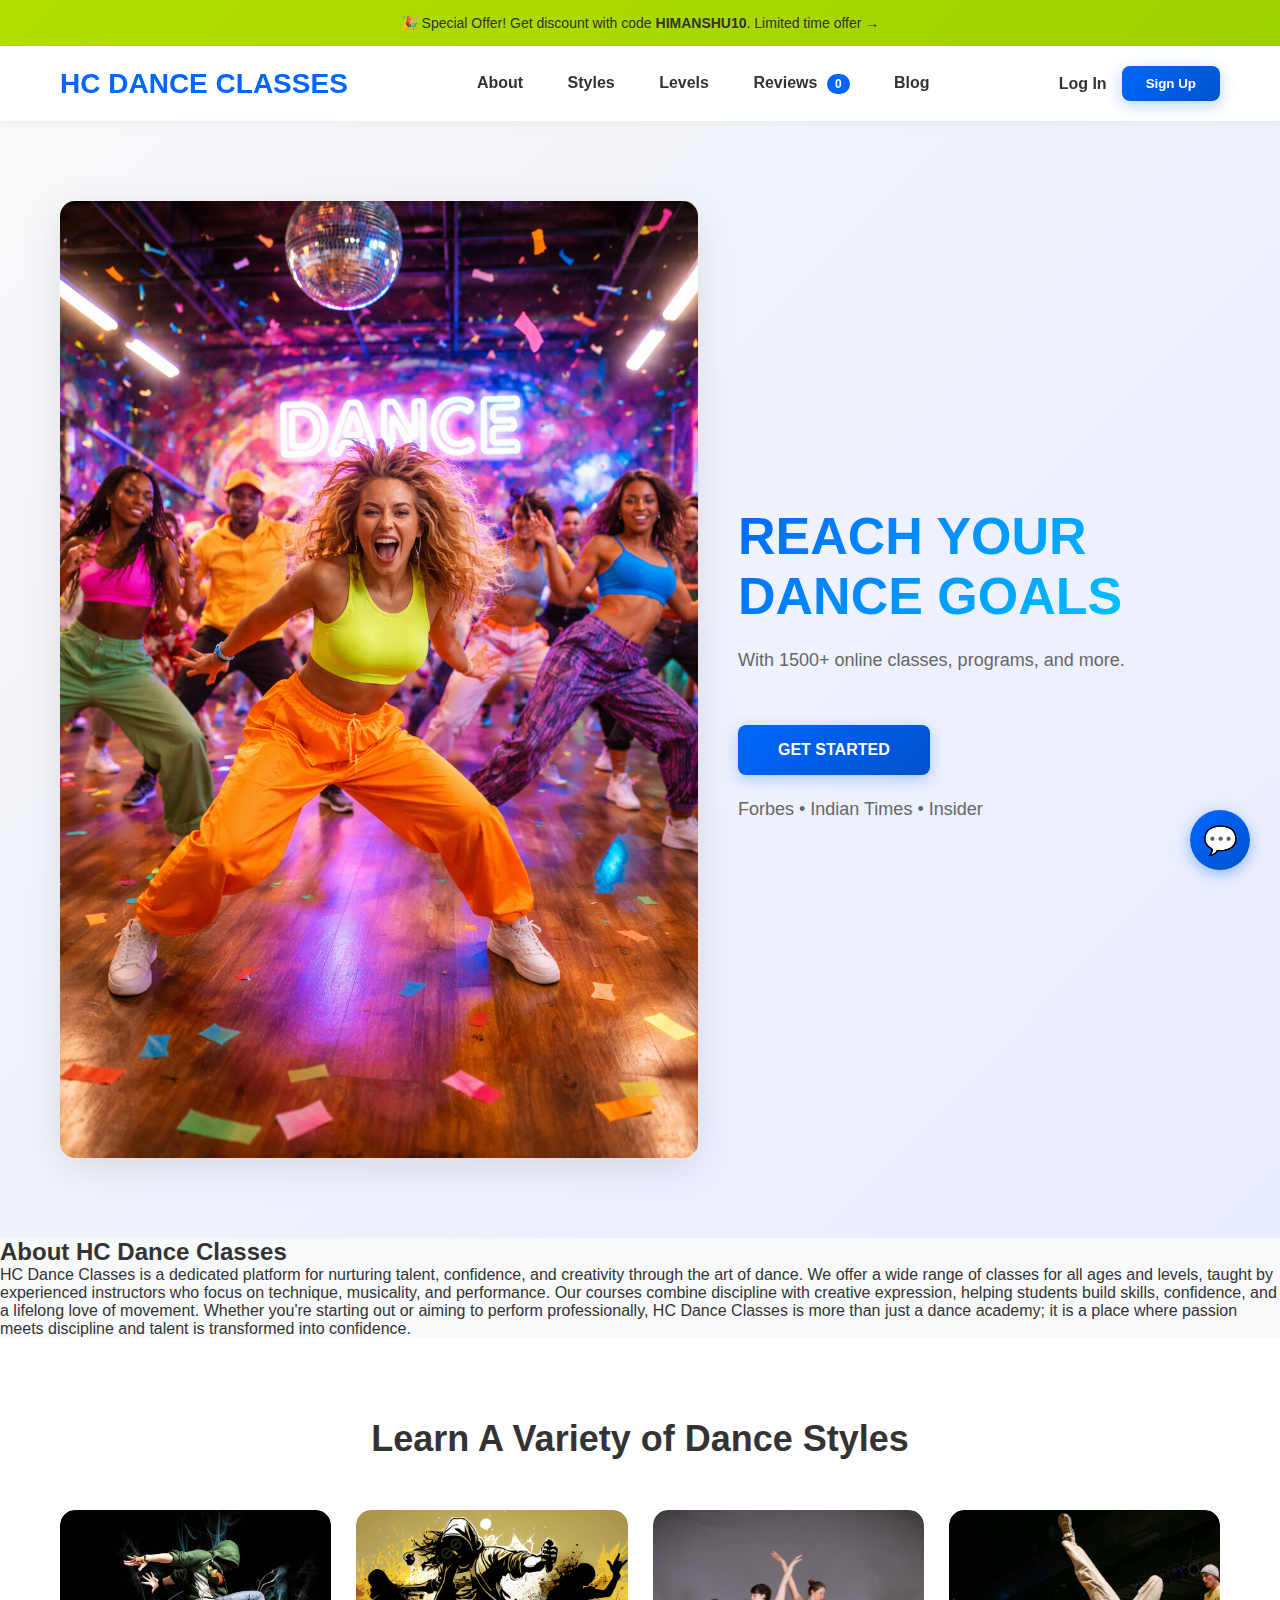
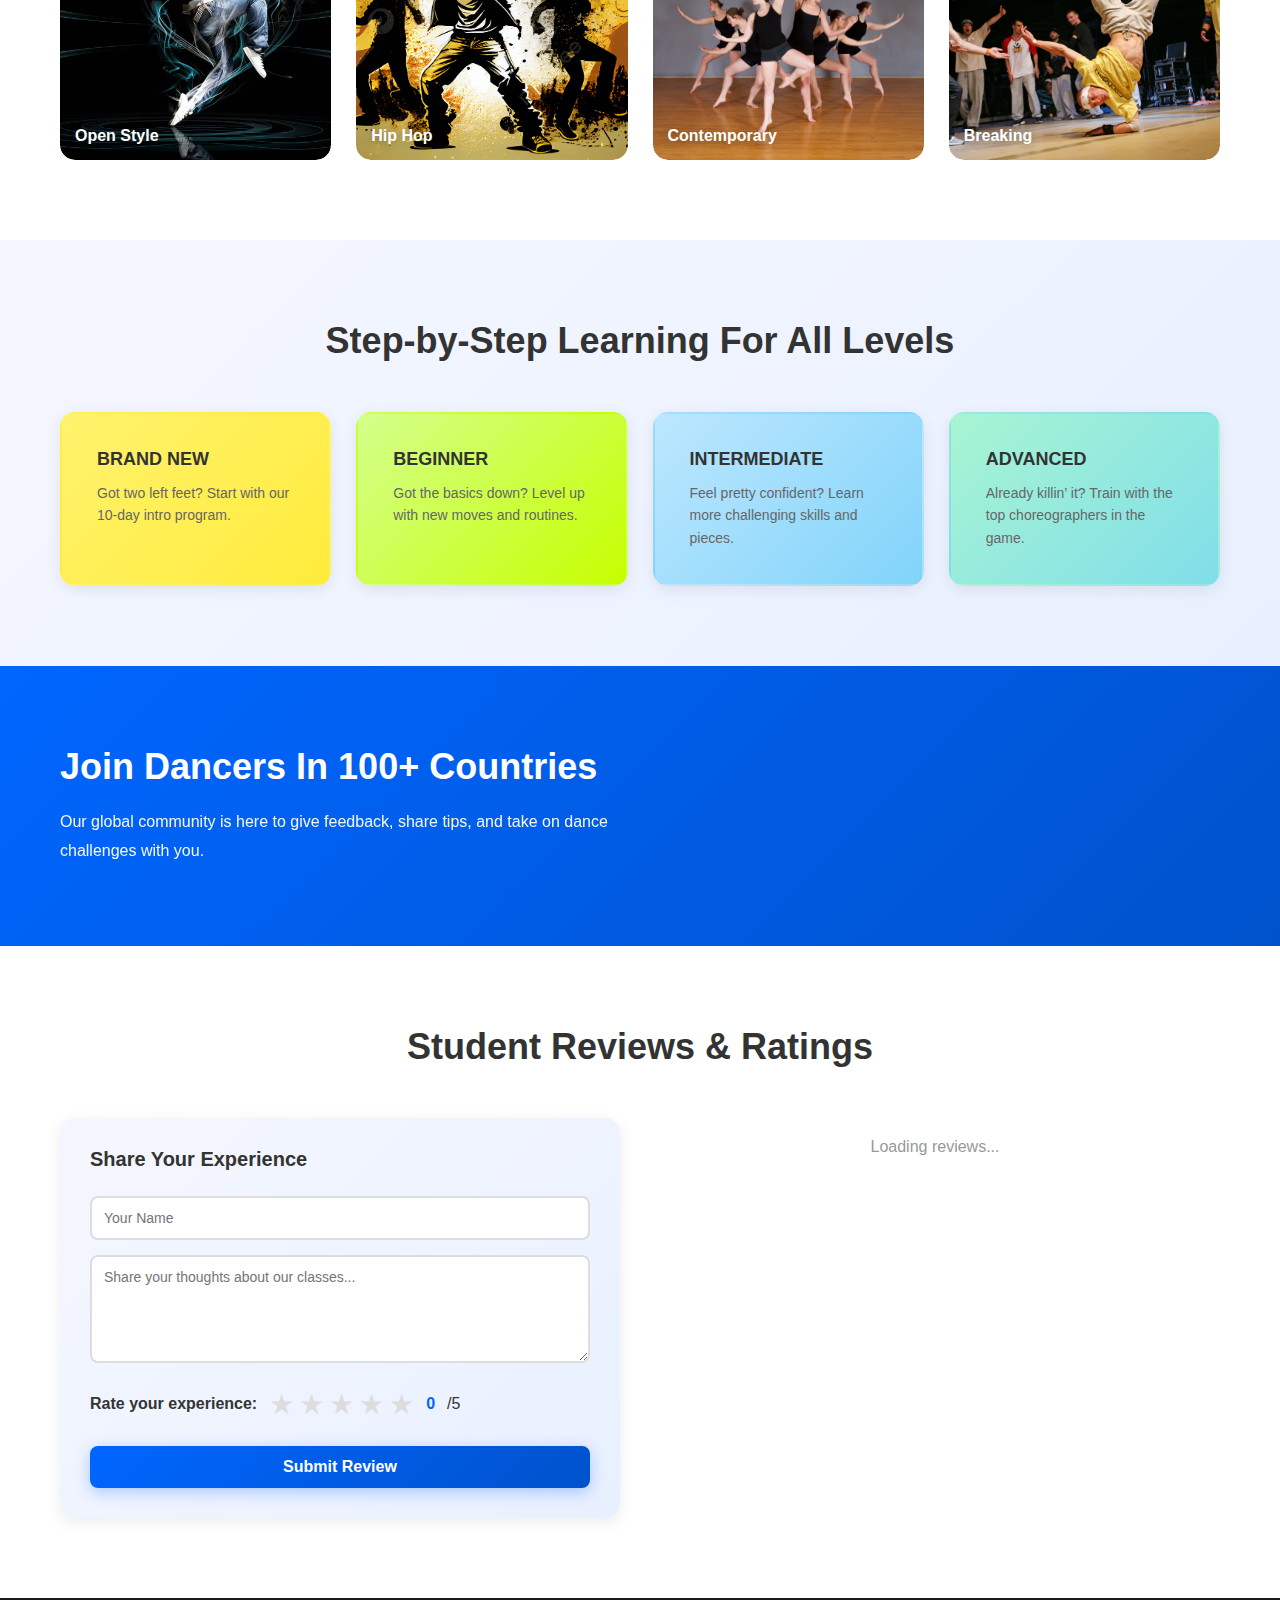
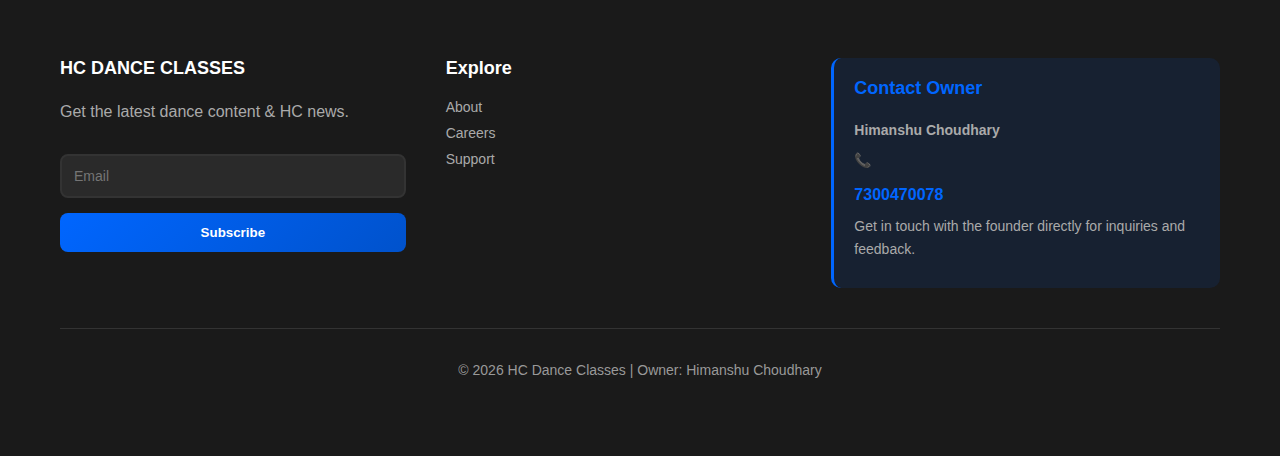
<file: index.html>
<!DOCTYPE html>
<html lang="en">
<head>
    <meta charset="UTF-8">
    <title>HC – Reach Your Dance Goals</title>
    <meta name="viewport" content="width=device-width, initial-scale=1">
    <link rel="stylesheet" href="style.css">
</head>
<body>

<!-- TOP BAR -->
<div class="top-bar">
    🎉 Special Offer! Get discount with code <b>HIMANSHU10</b>. Limited time offer →
</div>

<!-- NAVBAR -->
<header class="navbar">
    <h2 class="logo">HC DANCE CLASSES</h2>
    <nav>
        <a href="#about">About</a>
        <a href="#styles">Styles</a>
        <a href="#levels">Levels</a>
        <a href="#reviews" onclick="scrollToReviews(); return false;">
            Reviews <span id="review-count-badge" class="badge">0</span>
        </a>
        <a href="#blog">Blog</a>
    </nav>
    <div class="auth" id="auth-container">
        <a href="#" onclick="showLogin(); return false;">Log In</a>
        <button onclick="showSignup()">Sign Up</button>
    </div>
</header>

<!-- HERO SECTION -->
<section class="hero">
    <img src="frontend/img/main.png" alt="Dance">
    <div class="hero-text">
        <h1>REACH YOUR DANCE GOALS</h1>
        <p>With 1500+ online classes, programs, and more.</p>
        <button class="primary-btn" onclick="showSignup()">GET STARTED</button>
        <p class="trusted">Forbes • Indian Times • Insider</p>
    </div>
</section>

<!-- ABOUT -->
<section class="about" id="about">
    <h2>About HC Dance Classes</h2>
    <p>HC Dance Classes is a dedicated platform for nurturing talent, confidence, and creativity through the art of dance. We offer a wide range of classes for all ages and levels, taught by experienced instructors who focus on technique, musicality, and performance. Our courses combine discipline with creative expression, helping students build skills, confidence, and a lifelong love of movement. Whether you're starting out or aiming to perform professionally, HC Dance Classes is more than just a dance academy; it is a place where passion meets discipline and talent is transformed into confidence.</p>
</section>

<!-- DANCE STYLES -->
<section class="styles">
    <h2>Learn A Variety of Dance Styles</h2>
    <div class="grid">
        <button class="style-card" data-style="Open Style" aria-label="Open Style">
            <img src="frontend/img/open style.jpg" alt="Open Style"><span>Open Style</span>
        </button>
        <button class="style-card" data-style="Hip Hop" aria-label="Hip Hop">
            <img src="frontend/img/hiphop.jpg" alt="Hip Hop"><span>Hip Hop</span>
        </button>
        <button class="style-card" data-style="Contemporary" aria-label="Contemporary">
            <img src="frontend/img/Contemporary.jpg" alt="Contemporary"><span>Contemporary</span>
        </button>
        <button class="style-card" data-style="Breaking" aria-label="Breaking">
            <img src="frontend/img/breaking.jpg" alt="Breaking"><span>Breaking</span>
        </button>
    </div>
</section>

<!-- LEVELS -->
<section class="levels">
    <h2>Step-by-Step Learning For All Levels</h2>
    <div class="level-cards">
        <div class="card yellow">
            <h4>BRAND NEW</h4>
            <p>Got two left feet? Start with our 10-day intro program.</p>
        </div>
        <div class="card green">
            <h4>BEGINNER</h4>
            <p>Got the basics down? Level up with new moves and routines.</p>
        </div>
        <div class="card blue">
            <h4>INTERMEDIATE</h4>
            <p>Feel pretty confident? Learn more challenging skills and pieces.</p>
        </div>
        <div class="card mint">
            <h4>ADVANCED</h4>
            <p>Already killin’ it? Train with the top choreographers in the game.</p>
        </div>
    </div>
</section>

<!-- COMMUNITY -->
<section class="community">
    <div class="left">
        <h2>Join Dancers In 100+ Countries</h2>
        <p>Our global community is here to give feedback, share tips, and take on dance challenges with you.</p>
    </div>
</section>

<!-- REVIEWS & RATINGS -->
<section class="reviews" id="reviews">
    <h2>Student Reviews & Ratings</h2>
    <div class="reviews-container">
        <div class="review-form-section">
            <h3>Share Your Experience</h3>
            <form onsubmit="submitReview(event)">
                <input type="text" id="review-name" placeholder="Your Name" required>
                <textarea id="review-text" placeholder="Share your thoughts about our classes..." rows="5" required></textarea>
                <div class="rating-selector">
                    <label>Rate your experience:</label>
                    <div class="stars">
                        <span class="star" onclick="setRating(1)" data-rating="1">★</span>
                        <span class="star" onclick="setRating(2)" data-rating="2">★</span>
                        <span class="star" onclick="setRating(3)" data-rating="3">★</span>
                        <span class="star" onclick="setRating(4)" data-rating="4">★</span>
                        <span class="star" onclick="setRating(5)" data-rating="5">★</span>
                    </div>
                    <span id="rating-value">0</span>/5
                </div>
                <input type="hidden" id="review-rating" value="0">
                <button type="submit">Submit Review</button>
            </form>
        </div>
        <div class="reviews-list" id="reviews-list">
            <p>Loading reviews...</p>
        </div>
    </div>
</section>

<!-- FOOTER -->
<footer>
    <div class="footer-content">
        <div>
            <h3>HC DANCE CLASSES</h3>
            <p>Get the latest dance content & HC news.</p>
            <input type="email" id="newsletter-email" placeholder="Email">
            <button onclick="subscribe()">Subscribe</button>
        </div>
        <div>
            <h4>Explore</h4>
            <a href="#">About</a>
            <a href="#">Careers</a>
            <a href="#">Support</a>
        </div>
        <div>
            <h4>Contact Owner</h4>
            <p><strong>Himanshu Choudhary</strong></p>
            <p>📞 <a href="tel:7300470078">7300470078</a></p>
            <p>Get in touch with the founder directly for inquiries and feedback.</p>
        </div>
    </div>
    <p class="copyright">© 2026 HC Dance Classes | Owner: Himanshu Choudhary</p>
</footer>

<!-- AI CHATBOT -->
<div id="chatbot-container" class="chatbot-container hidden">
    <div class="chatbot-header">
        <h3>Dance Assistant 🎉</h3>
        <button class="close-chatbot" onclick="closeChatbot()">&times;</button>
    </div>
    <div class="chatbot-messages" id="chatbot-messages">
        <div class="chat-message bot-message">
            <p>Hi! 👋 I'm your Dance Assistant. Ask me anything about our dance classes, styles, levels, or dance tips!</p>
        </div>
    </div>
    <div class="chatbot-input-area">
        <input type="text" id="chatbot-input" placeholder="Ask about dance..." onkeypress="handleChatKeypress(event)">
        <button onclick="sendChatMessage()">Send</button>
    </div>
</div>

<button id="chatbot-toggle" class="chatbot-toggle" onclick="toggleChatbot()">
    💬
</button>

<!-- DANCE INFO MODAL -->
<div id="danceModal" class="modal hidden">
    <div class="modal-content">
        <span class="close" onclick="closeDanceModal()">&times;</span>
        <h2 id="danceModalTitle">Dance Title</h2>
        <p id="danceModalDesc">Description goes here.</p>
        <div class="dance-modal-actions">
            <button class="primary-btn" onclick="showSignup(); closeDanceModal()">Join This Class</button>
            <button class="secondary-btn" onclick="closeDanceModal()">Close</button>
        </div>
    </div>
</div>

<!-- SIGNUP MODAL -->
<div id="signupModal" class="modal hidden">
    <div class="modal-content">
        <span class="close" onclick="closeSignup()">&times;</span>
        <h2>Sign Up</h2>
        <form onsubmit="handleSignup(event)">
            <input type="text" id="signup-name" placeholder="Full Name" required>
            <input type="email" id="signup-email" placeholder="Email" required>
            <input type="password" id="signup-password" placeholder="Password" required>
            <button type="submit">Sign Up</button>
        </form>
    </div>
</div>

<!-- LOGIN MODAL -->
<div id="loginModal" class="modal hidden">
    <div class="modal-content">
        <span class="close" onclick="closeLogin()">&times;</span>
        <h2>Log In</h2>
        <form onsubmit="handleLogin(event)">
            <input type="email" id="login-email" placeholder="Email" required>
            <input type="password" id="login-password" placeholder="Password" required>
            <button type="submit">Log In</button>
        </form>
    </div>
</div>

<script>
    const API_URL = (location.hostname.endsWith('github.io') ? 'https://your-backend-url' : 'http://localhost:5000');

    function subscribe() {
        const email = document.getElementById('newsletter-email').value;
        if (!email) {
            alert('Please enter an email');
            return;
        }
        
        fetch(API_URL + '/subscribe', {
            method: 'POST',
            headers: { 'Content-Type': 'application/json' },
            body: JSON.stringify({ email })
        })
        .then(res => res.json())
        .then(data => {
            alert(data.message || data.error);
            document.getElementById('newsletter-email').value = '';
        })
        .catch(err => alert('Error: ' + err));
    }

    function showSignup() {
        document.getElementById('signupModal').classList.remove('hidden');
    }

    function closeSignup() {
        document.getElementById('signupModal').classList.add('hidden');
    }

    function handleSignup(event) {
        event.preventDefault();
        const name = document.getElementById('signup-name').value;
        const email = document.getElementById('signup-email').value;
        const password = document.getElementById('signup-password').value;

        fetch(API_URL + '/signup', {
            method: 'POST',
            headers: { 'Content-Type': 'application/json' },
            body: JSON.stringify({ name, email, password })
        })
        .then(res => res.json())
        .then(data => {
            if (data.message) {
                // Store user name in localStorage
                localStorage.setItem('userName', name);
                alert(data.message);
                closeSignup();
                displayWelcome(name);
                // Clear form
                document.getElementById('signup-name').value = '';
                document.getElementById('signup-email').value = '';
                document.getElementById('signup-password').value = '';
            } else {
                alert(data.error || 'Signup failed');
            }
        })
        .catch(err => alert('Error: ' + err));
    }

    function showLogin() {
        document.getElementById('loginModal').classList.remove('hidden');
    }

    function closeLogin() {
        document.getElementById('loginModal').classList.add('hidden');
    }

    function handleLogin(event) {
        event.preventDefault();
        const email = document.getElementById('login-email').value;
        const password = document.getElementById('login-password').value;

        fetch(API_URL + '/login', {
            method: 'POST',
            headers: { 'Content-Type': 'application/json' },
            body: JSON.stringify({ email, password })
        })
        .then(res => res.json())
        .then(data => {
            if (data.message) {
                // For login, we'll use the email as the display name
                // In a real app, you'd get the user's name from the response
                const userName = data.name || email.split('@')[0];
                localStorage.setItem('userName', userName);
                alert(data.message);
                closeLogin();
                displayWelcome(userName);
                document.getElementById('login-email').value = '';
                document.getElementById('login-password').value = '';
            } else {
                alert(data.error || 'Login failed');
            }
        })
        .catch(err => alert('Error: ' + err));
    }

    let currentRating = 0;

    function setRating(rating) {
        currentRating = rating;
        document.getElementById('review-rating').value = rating;
        document.getElementById('rating-value').textContent = rating;
        const stars = document.querySelectorAll('.star');
        stars.forEach((star, index) => {
            if (index < rating) {
                star.classList.add('active');
            } else {
                star.classList.remove('active');
            }
        });
    }

    function submitReview(event) {
        event.preventDefault();
        const name = document.getElementById('review-name').value;
        const text = document.getElementById('review-text').value;
        const rating = document.getElementById('review-rating').value;

        if (rating == 0) {
            alert('Please select a rating');
            return;
        }

        fetch(API_URL + '/reviews', {
            method: 'POST',
            headers: { 'Content-Type': 'application/json' },
            body: JSON.stringify({ name, text, rating: parseInt(rating) })
        })
        .then(res => res.json())
        .then(data => {
            alert(data.message || data.error);
            if (data.message) {
                document.getElementById('review-name').value = '';
                document.getElementById('review-text').value = '';
                setRating(0);
                loadReviews();
            }
        })
        .catch(err => alert('Error: ' + err));
    }

    function loadReviews() {
        fetch(API_URL + '/reviews')
            .then(res => res.json())
            .then(reviews => {
                const reviewsList = document.getElementById('reviews-list');
                const badge = document.getElementById('review-count-badge');
                
                // Update badge count
                if (badge) {
                    badge.textContent = reviews.length;
                }
                
                if (reviews.length === 0) {
                    reviewsList.innerHTML = '<p>No reviews yet. Be the first to review!</p>';
                    return;
                }
                reviewsList.innerHTML = reviews.map(review => `
                    <div class="review-card">
                        <div class="review-header">
                            <h4>${review.name}</h4>
                            <div class="review-stars">${'★'.repeat(review.rating)}<span class="empty-stars">${'☆'.repeat(5-review.rating)}</span></div>
                        </div>
                        <p class="review-text">${review.text}</p>
                    </div>
                `).join('');
            })
            .catch(err => console.error('Error loading reviews:', err));
    }

    // Load reviews when page loads
    window.addEventListener('load', () => {
        loadReviews();
        checkUserLogin();
    });

    // Check if user is logged in on page load
    function checkUserLogin() {
        const userName = localStorage.getItem('userName');
        if (userName) {
            displayWelcome(userName);
        }
    }

    // Display welcome message with user's name
    function displayWelcome(userName) {
        const authContainer = document.getElementById('auth-container');
        authContainer.innerHTML = `
            <div class="welcome-message">
                <span class="welcome-text">👋 Welcome, <strong>${userName}</strong>!</span>
                <button onclick="logoutUser()" class="logout-btn">Logout</button>
            </div>
        `;
    }

    // Logout user
    function logoutUser() {
        localStorage.removeItem('userName');
        location.reload();
    }

    // Scroll to reviews section
    function scrollToReviews() {
        const reviewsSection = document.getElementById('reviews');
        if (reviewsSection) {
            reviewsSection.scrollIntoView({ behavior: 'smooth' });
            // Highlight the section briefly
            reviewsSection.style.backgroundColor = 'rgba(0, 102, 255, 0.1)';
            setTimeout(() => {
                reviewsSection.style.backgroundColor = 'white';
            }, 2000);
        }
    }

    // -------- CHATBOT -------- //

    function toggleChatbot() {
        const container = document.getElementById('chatbot-container');
        if (!container) {
            console.error('Chatbot container not found');
            return;
        }
        
        const isHidden = container.classList.contains('hidden');
        console.log('Toggle chatbot. Currently hidden:', isHidden);
        
        if (isHidden) {
            container.classList.remove('hidden');
            setTimeout(() => {
                const input = document.getElementById('chatbot-input');
                if (input) input.focus();
            }, 100);
        } else {
            container.classList.add('hidden');
        }
    }

    function closeChatbot() {
        const container = document.getElementById('chatbot-container');
        if (container) {
            container.classList.add('hidden');
        }
    }

    function sendChatMessage() {
        const input = document.getElementById('chatbot-input');
        const message = input.value.trim();
        
        console.log('Sending message:', message);
        
        if (!message) return;

        addChatMessage('user', message);
        input.value = '';

        // Send to backend
        const payload = { message };
        console.log('API_URL:', API_URL);
        console.log('Payload:', payload);
        
        fetch(API_URL + '/chat', {
            method: 'POST',
            headers: { 'Content-Type': 'application/json' },
            body: JSON.stringify(payload)
        })
        .then(res => {
            console.log('Response status:', res.status);
            if (!res.ok) {
                throw new Error('Network response was not ok: ' + res.status);
            }
            return res.json();
        })
        .then(data => {
            console.log('Response data:', data);
            if (data.response) {
                // Replace newlines with HTML line breaks
                const formattedResponse = data.response.replace(/\n/g, '<br>');
                const messagesDiv = document.getElementById('chatbot-messages');
                const messageEl = document.createElement('div');
                messageEl.className = 'chat-message bot-message';
                messageEl.innerHTML = `<p>${formattedResponse}</p>`;
                messagesDiv.appendChild(messageEl);
                messagesDiv.scrollTop = messagesDiv.scrollHeight;
            }
        })
        .catch(err => {
            console.error('Chat error:', err);
            addChatMessage('bot', 'Sorry, I encountered an error. Please check the browser console.');
        });
    }

    function handleChatKeypress(event) {
        if (event.key === 'Enter') {
            sendChatMessage();
        }
    }

    function addChatMessage(sender, message) {
        const messagesDiv = document.getElementById('chatbot-messages');
        const messageEl = document.createElement('div');
        messageEl.className = `chat-message ${sender}-message`;
        
        // For user messages, just show as is
        // For bot messages, they're already formatted
        messageEl.innerHTML = `<p>${message}</p>`;
        
        messagesDiv.appendChild(messageEl);
            messagesDiv.scrollTop = messagesDiv.scrollHeight;
        }

        // -------- DANCE INFO (Style Card) -------- //

        const DANCE_INFO = {
            "Open Style": {
                title: "Open Style",
                desc: "Open Style encourages personal expression — mix techniques, improvise, and build your signature moves. Great for creativity and freestyle sessions. Classes include foundational technique, musicality, and improvisation challenges.",
            },
            "Hip Hop": {
                title: "Hip Hop",
                desc: "Hip Hop is energetic and rhythm-driven. Learn grooves, isolations, popping, and foundational choreography. Classes focus on footwork, performance, and urban choreography sequences.",
            },
            "Contemporary": {
                title: "Contemporary",
                desc: "Contemporary blends modern technique with expressive movement. Expect floorwork, release technique, phrasing, and emotional storytelling through choreography.",
            },
            "Breaking": {
                title: "Breaking",
                desc: "Breaking (B-boying/B-girling) features top rocks, footwork, freezes, and power moves. Classes emphasize strength, coordination, and progressive skill building for safe acrobatics.",
            }
        };

        function openDanceModal(styleKey) {
            const info = DANCE_INFO[styleKey] || { title: styleKey, desc: "We offer great classes for this style. Sign up to learn more!" };
            document.getElementById('danceModalTitle').innerText = info.title;
            document.getElementById('danceModalDesc').innerHTML = info.desc;
            const modal = document.getElementById('danceModal');
            if (modal) modal.classList.remove('hidden');
        }

        function closeDanceModal() {
            const modal = document.getElementById('danceModal');
            if (modal) modal.classList.add('hidden');
        }

        // Attach click handlers to style cards
        document.addEventListener('click', function (e) {
            const card = e.target.closest('.style-card');
            if (card) {
                const styleName = card.getAttribute('data-style');
                openDanceModal(styleName);
            }
        });
    </script>

</body>
</html>
</file>
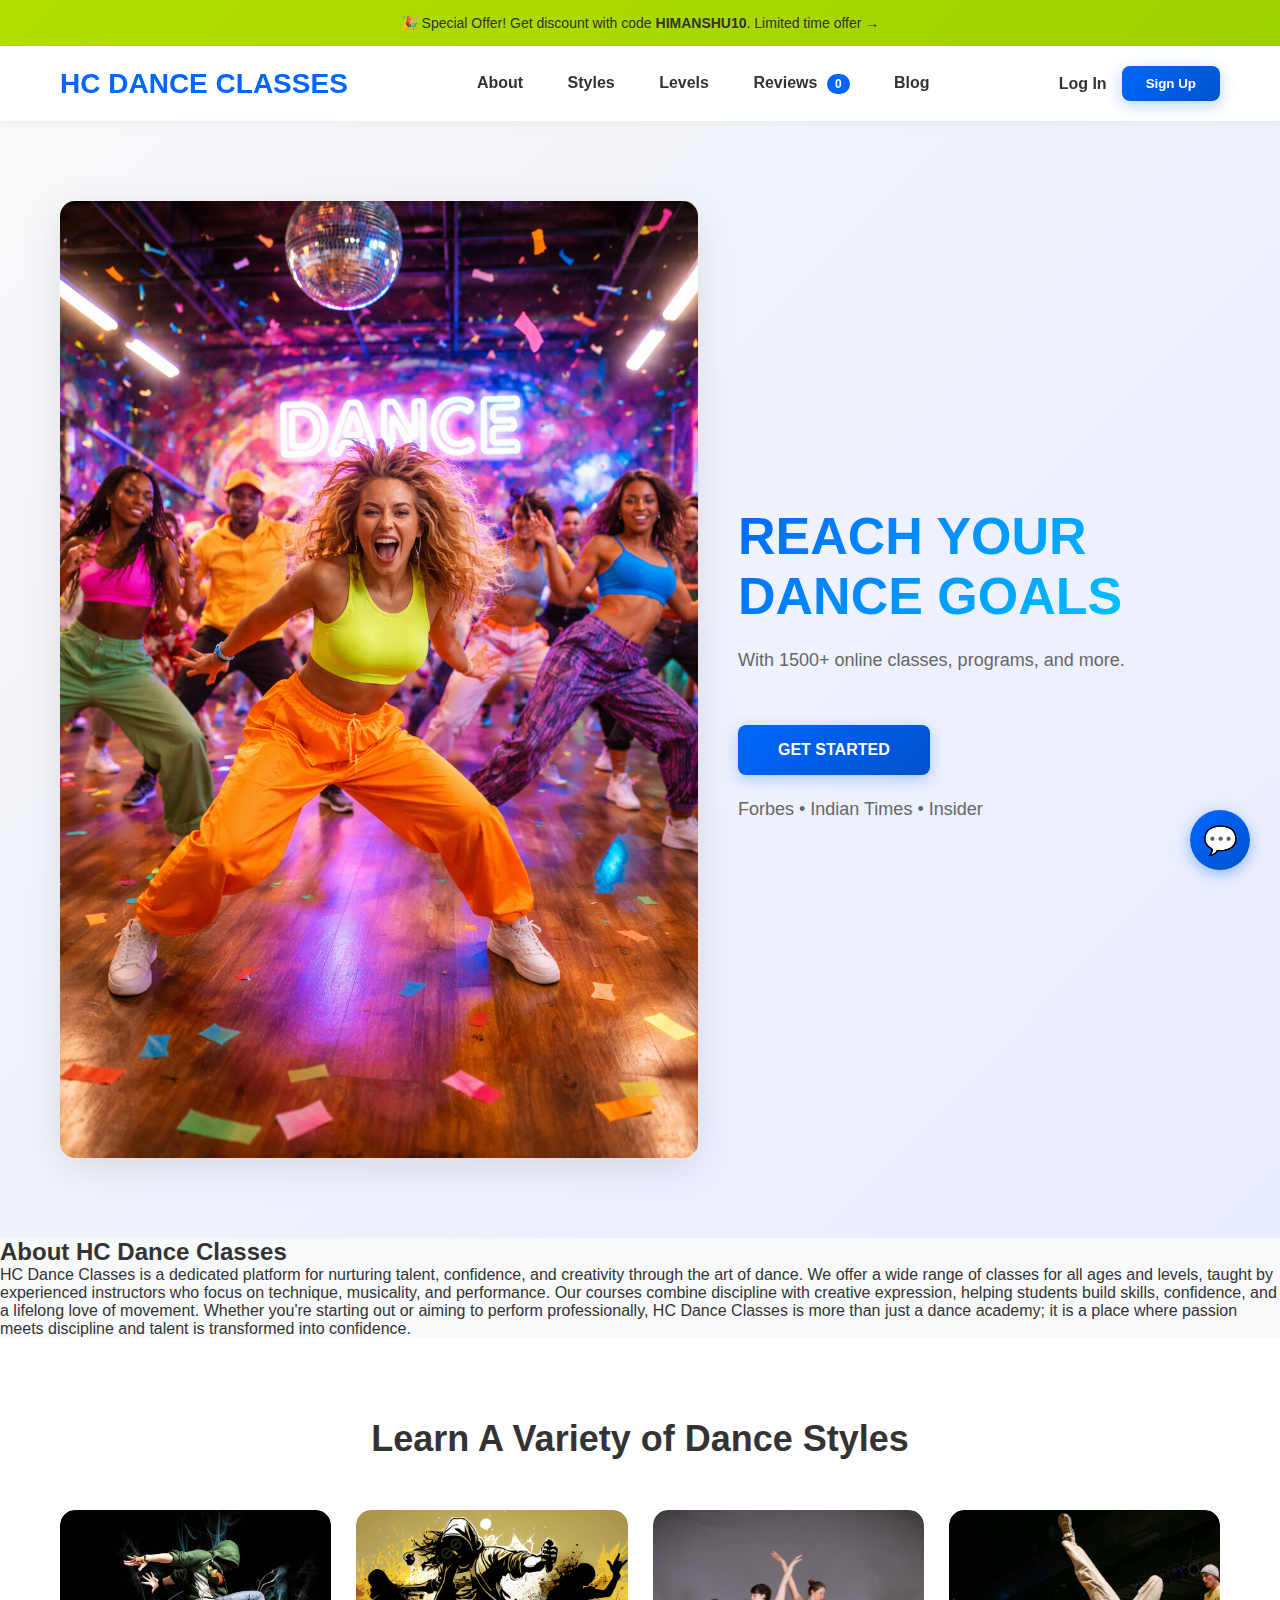
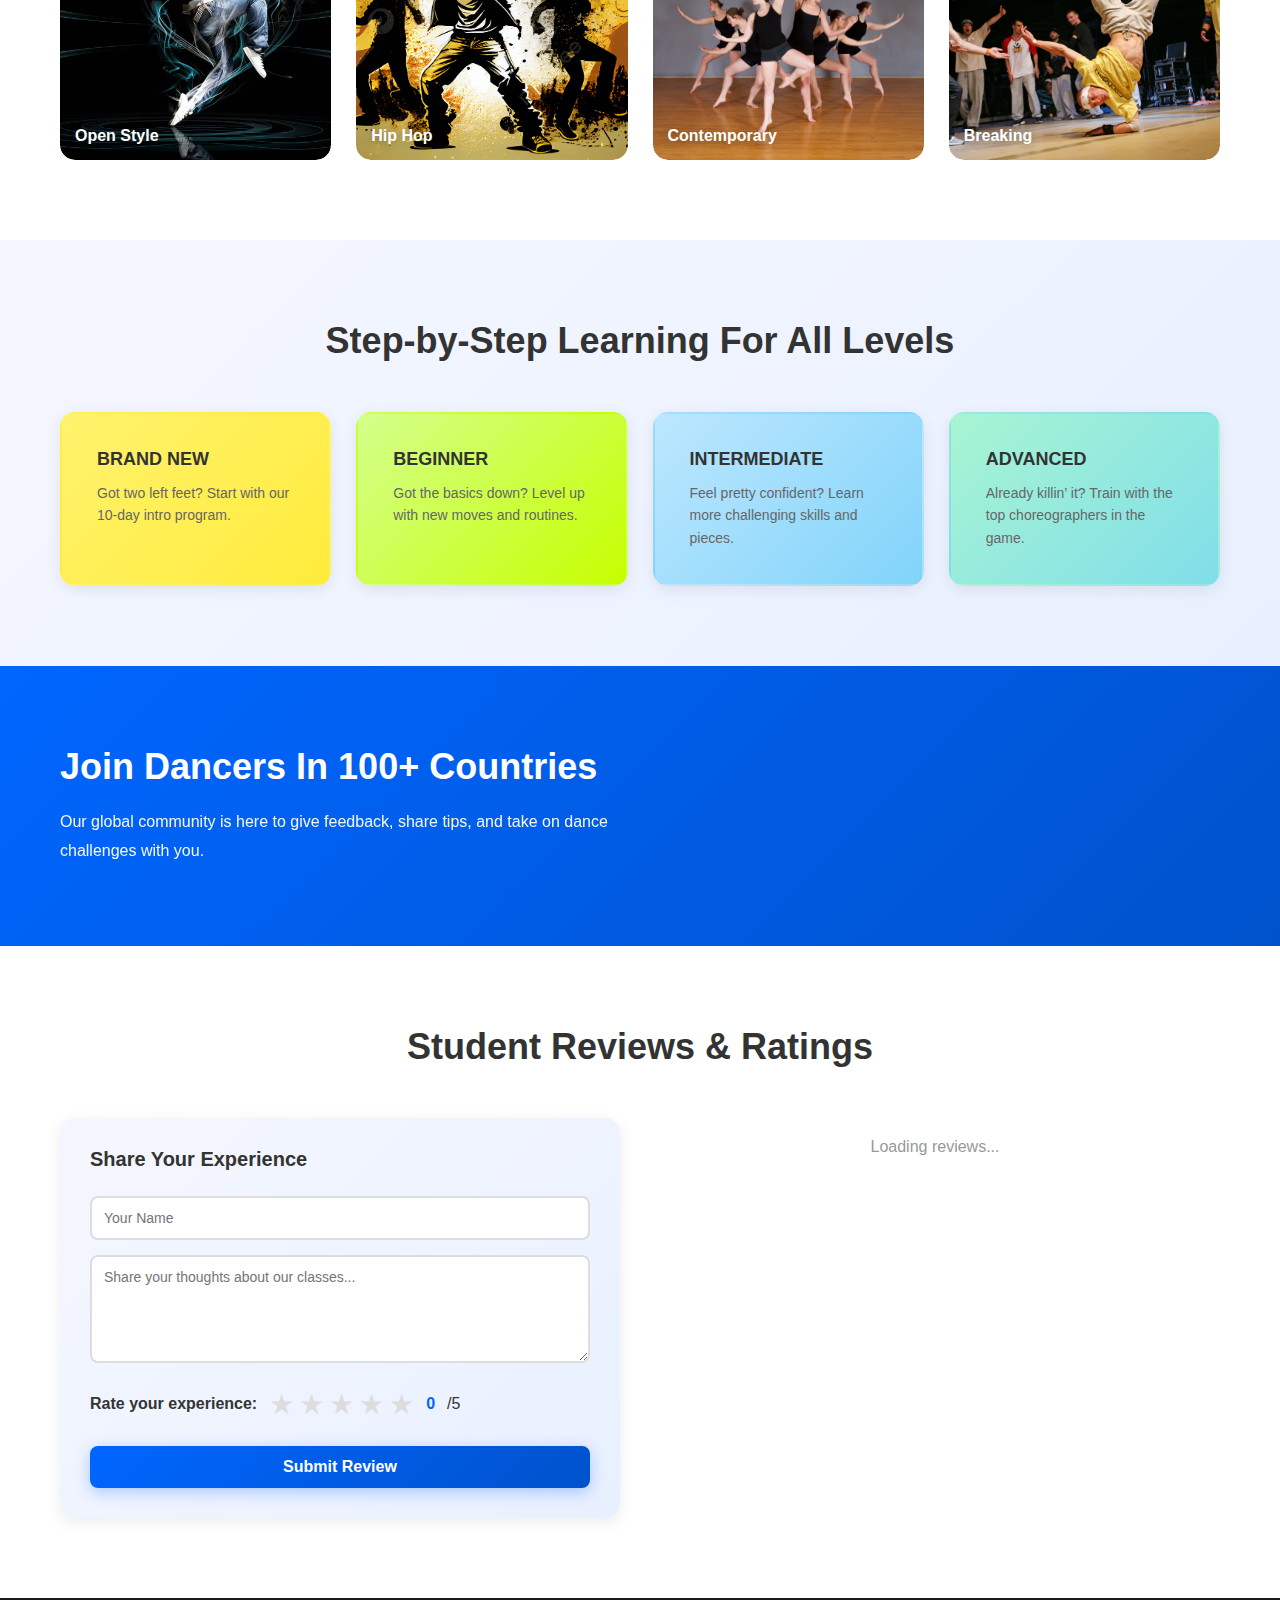
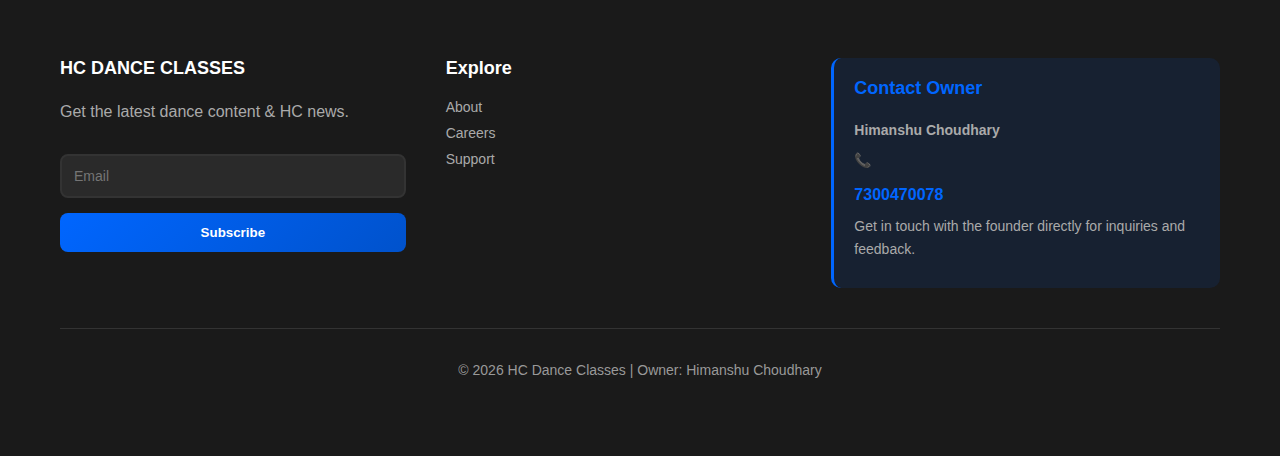
<file: frontend/index.html>
<!DOCTYPE html>
<html lang="en">
<head>
    <meta charset="UTF-8">
    <title>HC – Reach Your Dance Goals</title>
    <link rel="stylesheet" href="style.css">
</head>
<body>

<!-- TOP BAR -->
<div class="top-bar">
    🎉 Special Offer! Get discount with code <b>HIMANSHU10</b>. Limited time offer →
</div>

<!-- NAVBAR -->
<header class="navbar">
    <h2 class="logo">HC DANCE CLASSES</h2>
    <nav>
        <a href="#about">About</a>
        <a href="#styles">Styles</a>
        <a href="#levels">Levels</a>
        <a href="#reviews" onclick="scrollToReviews(); return false;">
            Reviews <span id="review-count-badge" class="badge">0</span>
        </a>
        <a href="#blog">Blog</a>
    </nav>
    <div class="auth" id="auth-container">
        <a href="#" onclick="showLogin(); return false;">Log In</a>
        <button onclick="showSignup()">Sign Up</button>
    </div>
</header>

<!-- HERO SECTION -->
<section class="hero">
    <img src="img/main.png" alt="Dance">
    <div class="hero-text">
        <h1>REACH YOUR DANCE GOALS</h1>
        <p>With 1500+ online classes, programs, and more.</p>
        <button class="primary-btn" onclick="showSignup()">GET STARTED</button>
        <p class="trusted">Forbes • Indian Times • Insider</p>
    </div>
</section>

<!-- ABOUT -->
<section class="about" id="about">
    <h2>About HC Dance Classes</h2>
    <p>HC Dance Classes is a dedicated platform for nurturing talent, confidence, and creativity through the art of dance. We offer a wide range of classes for all ages and levels, taught by experienced instructors who focus on technique, musicality, and performance. Our courses combine discipline with creative expression, helping students build skills, confidence, and a lifelong love of movement. Whether you're starting out or aiming to perform professionally, HC Dance Classes is more than just a dance academy; it is a place where passion meets discipline and talent is transformed into confidence.</p>
</section>

<!-- DANCE STYLES -->
<section class="styles">
    <h2>Learn A Variety of Dance Styles</h2>
    <div class="grid">
        <button class="style-card" data-style="Open Style" aria-label="Open Style">
            <img src="img/open style.jpg" alt="Open Style"><span>Open Style</span>
        </button>
        <button class="style-card" data-style="Hip Hop" aria-label="Hip Hop">
            <img src="img/hiphop.jpg" alt="Hip Hop"><span>Hip Hop</span>
        </button>
        <button class="style-card" data-style="Contemporary" aria-label="Contemporary">
            <img src="img/Contemporary.jpg" alt="Contemporary"><span>Contemporary</span>
        </button>
        <button class="style-card" data-style="Breaking" aria-label="Breaking">
            <img src="img/breaking.jpg" alt="Breaking"><span>Breaking</span>
        </button>
    </div>
</section>

<!-- LEVELS -->
<section class="levels">
    <h2>Step-by-Step Learning For All Levels</h2>
    <div class="level-cards">
        <div class="card yellow">
            <h4>BRAND NEW</h4>
            <p>Got two left feet? Start with our 10-day intro program.</p>
        </div>
        <div class="card green">
            <h4>BEGINNER</h4>
            <p>Got the basics down? Level up with new moves and routines.</p>
        </div>
        <div class="card blue">
            <h4>INTERMEDIATE</h4>
            <p>Feel pretty confident? Learn more challenging skills and pieces.</p>
        </div>
        <div class="card mint">
            <h4>ADVANCED</h4>
            <p>Already killin’ it? Train with the top choreographers in the game.</p>
        </div>
    </div>
</section>

<!-- COMMUNITY -->
<section class="community">
    <div class="left">
        <h2>Join Dancers In 100+ Countries</h2>
        <p>Our global community is here to give feedback, share tips, and take on dance challenges with you.</p>
    </div>
</section>

<!-- REVIEWS & RATINGS -->
<section class="reviews" id="reviews">
    <h2>Student Reviews & Ratings</h2>
    <div class="reviews-container">
        <div class="review-form-section">
            <h3>Share Your Experience</h3>
            <form onsubmit="submitReview(event)">
                <input type="text" id="review-name" placeholder="Your Name" required>
                <textarea id="review-text" placeholder="Share your thoughts about our classes..." rows="5" required></textarea>
                <div class="rating-selector">
                    <label>Rate your experience:</label>
                    <div class="stars">
                        <span class="star" onclick="setRating(1)" data-rating="1">★</span>
                        <span class="star" onclick="setRating(2)" data-rating="2">★</span>
                        <span class="star" onclick="setRating(3)" data-rating="3">★</span>
                        <span class="star" onclick="setRating(4)" data-rating="4">★</span>
                        <span class="star" onclick="setRating(5)" data-rating="5">★</span>
                    </div>
                    <span id="rating-value">0</span>/5
                </div>
                <input type="hidden" id="review-rating" value="0">
                <button type="submit">Submit Review</button>
            </form>
        </div>
        <div class="reviews-list" id="reviews-list">
            <p>Loading reviews...</p>
        </div>
    </div>
</section>

<!-- FOOTER -->
<footer>
    <div class="footer-content">
        <div>
            <h3>HC DANCE CLASSES</h3>
            <p>Get the latest dance content & HC news.</p>
            <input type="email" id="newsletter-email" placeholder="Email">
            <button onclick="subscribe()">Subscribe</button>
        </div>
        <div>
            <h4>Explore</h4>
            <a href="#">About</a>
            <a href="#">Careers</a>
            <a href="#">Support</a>
        </div>
        <div>
            <h4>Contact Owner</h4>
            <p><strong>Himanshu Choudhary</strong></p>
            <p>📞 <a href="tel:7300470078">7300470078</a></p>
            <p>Get in touch with the founder directly for inquiries and feedback.</p>
        </div>
    </div>
    <p class="copyright">© 2026 HC Dance Classes | Owner: Himanshu Choudhary</p>
</footer>

<!-- AI CHATBOT -->
<div id="chatbot-container" class="chatbot-container hidden">
    <div class="chatbot-header">
        <h3>Dance Assistant 🎉</h3>
        <button class="close-chatbot" onclick="closeChatbot()">&times;</button>
    </div>
    <div class="chatbot-messages" id="chatbot-messages">
        <div class="chat-message bot-message">
            <p>Hi! 👋 I'm your Dance Assistant. Ask me anything about our dance classes, styles, levels, or dance tips!</p>
        </div>
    </div>
    <div class="chatbot-input-area">
        <input type="text" id="chatbot-input" placeholder="Ask about dance..." onkeypress="handleChatKeypress(event)">
        <button onclick="sendChatMessage()">Send</button>
    </div>
</div>

<button id="chatbot-toggle" class="chatbot-toggle" onclick="toggleChatbot()">
    💬
</button>

<!-- DANCE INFO MODAL -->
<div id="danceModal" class="modal hidden">
    <div class="modal-content">
        <span class="close" onclick="closeDanceModal()">&times;</span>
        <h2 id="danceModalTitle">Dance Title</h2>
        <p id="danceModalDesc">Description goes here.</p>
        <div class="dance-modal-actions">
            <button class="primary-btn" onclick="showSignup(); closeDanceModal()">Join This Class</button>
            <button class="secondary-btn" onclick="closeDanceModal()">Close</button>
        </div>
    </div>
</div>

<!-- SIGNUP MODAL -->
<div id="signupModal" class="modal hidden">
    <div class="modal-content">
        <span class="close" onclick="closeSignup()">&times;</span>
        <h2>Sign Up</h2>
        <form onsubmit="handleSignup(event)">
            <input type="text" id="signup-name" placeholder="Full Name" required>
            <input type="email" id="signup-email" placeholder="Email" required>
            <input type="password" id="signup-password" placeholder="Password" required>
            <button type="submit">Sign Up</button>
        </form>
    </div>
</div>

<!-- LOGIN MODAL -->
<div id="loginModal" class="modal hidden">
    <div class="modal-content">
        <span class="close" onclick="closeLogin()">&times;</span>
        <h2>Log In</h2>
        <form onsubmit="handleLogin(event)">
            <input type="email" id="login-email" placeholder="Email" required>
            <input type="password" id="login-password" placeholder="Password" required>
            <button type="submit">Log In</button>
        </form>
    </div>
</div>

<script>
    const API_URL = 'http://localhost:5000';

    function subscribe() {
        const email = document.getElementById('newsletter-email').value;
        if (!email) {
            alert('Please enter an email');
            return;
        }
        
        fetch(API_URL + '/subscribe', {
            method: 'POST',
            headers: { 'Content-Type': 'application/json' },
            body: JSON.stringify({ email })
        })
        .then(res => res.json())
        .then(data => {
            alert(data.message || data.error);
            document.getElementById('newsletter-email').value = '';
        })
        .catch(err => alert('Error: ' + err));
    }

    function showSignup() {
        document.getElementById('signupModal').classList.remove('hidden');
    }

    function closeSignup() {
        document.getElementById('signupModal').classList.add('hidden');
    }

    function handleSignup(event) {
        event.preventDefault();
        const name = document.getElementById('signup-name').value;
        const email = document.getElementById('signup-email').value;
        const password = document.getElementById('signup-password').value;

        fetch(API_URL + '/signup', {
            method: 'POST',
            headers: { 'Content-Type': 'application/json' },
            body: JSON.stringify({ name, email, password })
        })
        .then(res => res.json())
        .then(data => {
            if (data.message) {
                // Store user name in localStorage
                localStorage.setItem('userName', name);
                alert(data.message);
                closeSignup();
                displayWelcome(name);
                // Clear form
                document.getElementById('signup-name').value = '';
                document.getElementById('signup-email').value = '';
                document.getElementById('signup-password').value = '';
            } else {
                alert(data.error || 'Signup failed');
            }
        })
        .catch(err => alert('Error: ' + err));
    }

    function showLogin() {
        document.getElementById('loginModal').classList.remove('hidden');
    }

    function closeLogin() {
        document.getElementById('loginModal').classList.add('hidden');
    }

    function handleLogin(event) {
        event.preventDefault();
        const email = document.getElementById('login-email').value;
        const password = document.getElementById('login-password').value;

        fetch(API_URL + '/login', {
            method: 'POST',
            headers: { 'Content-Type': 'application/json' },
            body: JSON.stringify({ email, password })
        })
        .then(res => res.json())
        .then(data => {
            if (data.message) {
                // For login, we'll use the email as the display name
                // In a real app, you'd get the user's name from the response
                const userName = data.name || email.split('@')[0];
                localStorage.setItem('userName', userName);
                alert(data.message);
                closeLogin();
                displayWelcome(userName);
                document.getElementById('login-email').value = '';
                document.getElementById('login-password').value = '';
            } else {
                alert(data.error || 'Login failed');
            }
        })
        .catch(err => alert('Error: ' + err));
    }

    let currentRating = 0;

    function setRating(rating) {
        currentRating = rating;
        document.getElementById('review-rating').value = rating;
        document.getElementById('rating-value').textContent = rating;
        const stars = document.querySelectorAll('.star');
        stars.forEach((star, index) => {
            if (index < rating) {
                star.classList.add('active');
            } else {
                star.classList.remove('active');
            }
        });
    }

    function submitReview(event) {
        event.preventDefault();
        const name = document.getElementById('review-name').value;
        const text = document.getElementById('review-text').value;
        const rating = document.getElementById('review-rating').value;

        if (rating == 0) {
            alert('Please select a rating');
            return;
        }

        fetch(API_URL + '/reviews', {
            method: 'POST',
            headers: { 'Content-Type': 'application/json' },
            body: JSON.stringify({ name, text, rating: parseInt(rating) })
        })
        .then(res => res.json())
        .then(data => {
            alert(data.message || data.error);
            if (data.message) {
                document.getElementById('review-name').value = '';
                document.getElementById('review-text').value = '';
                setRating(0);
                loadReviews();
            }
        })
        .catch(err => alert('Error: ' + err));
    }

    function loadReviews() {
        fetch(API_URL + '/reviews')
            .then(res => res.json())
            .then(reviews => {
                const reviewsList = document.getElementById('reviews-list');
                const badge = document.getElementById('review-count-badge');
                
                // Update badge count
                if (badge) {
                    badge.textContent = reviews.length;
                }
                
                if (reviews.length === 0) {
                    reviewsList.innerHTML = '<p>No reviews yet. Be the first to review!</p>';
                    return;
                }
                reviewsList.innerHTML = reviews.map(review => `
                    <div class="review-card">
                        <div class="review-header">
                            <h4>${review.name}</h4>
                            <div class="review-stars">${'★'.repeat(review.rating)}<span class="empty-stars">${'☆'.repeat(5-review.rating)}</span></div>
                        </div>
                        <p class="review-text">${review.text}</p>
                    </div>
                `).join('');
            })
            .catch(err => console.error('Error loading reviews:', err));
    }

    // Load reviews when page loads
    window.addEventListener('load', () => {
        loadReviews();
        checkUserLogin();
    });

    // Check if user is logged in on page load
    function checkUserLogin() {
        const userName = localStorage.getItem('userName');
        if (userName) {
            displayWelcome(userName);
        }
    }

    // Display welcome message with user's name
    function displayWelcome(userName) {
        const authContainer = document.getElementById('auth-container');
        authContainer.innerHTML = `
            <div class="welcome-message">
                <span class="welcome-text">👋 Welcome, <strong>${userName}</strong>!</span>
                <button onclick="logoutUser()" class="logout-btn">Logout</button>
            </div>
        `;
    }

    // Logout user
    function logoutUser() {
        localStorage.removeItem('userName');
        location.reload();
    }

    // Scroll to reviews section
    function scrollToReviews() {
        const reviewsSection = document.getElementById('reviews');
        if (reviewsSection) {
            reviewsSection.scrollIntoView({ behavior: 'smooth' });
            // Highlight the section briefly
            reviewsSection.style.backgroundColor = 'rgba(0, 102, 255, 0.1)';
            setTimeout(() => {
                reviewsSection.style.backgroundColor = 'white';
            }, 2000);
        }
    }

    // -------- CHATBOT -------- //

    function toggleChatbot() {
        const container = document.getElementById('chatbot-container');
        if (!container) {
            console.error('Chatbot container not found');
            return;
        }
        
        const isHidden = container.classList.contains('hidden');
        console.log('Toggle chatbot. Currently hidden:', isHidden);
        
        if (isHidden) {
            container.classList.remove('hidden');
            setTimeout(() => {
                const input = document.getElementById('chatbot-input');
                if (input) input.focus();
            }, 100);
        } else {
            container.classList.add('hidden');
        }
    }

    function closeChatbot() {
        const container = document.getElementById('chatbot-container');
        if (container) {
            container.classList.add('hidden');
        }
    }

    function sendChatMessage() {
        const input = document.getElementById('chatbot-input');
        const message = input.value.trim();
        
        console.log('Sending message:', message);
        
        if (!message) return;

        addChatMessage('user', message);
        input.value = '';

        // Send to backend
        const payload = { message };
        console.log('API_URL:', API_URL);
        console.log('Payload:', payload);
        
        fetch(API_URL + '/chat', {
            method: 'POST',
            headers: { 'Content-Type': 'application/json' },
            body: JSON.stringify(payload)
        })
        .then(res => {
            console.log('Response status:', res.status);
            if (!res.ok) {
                throw new Error('Network response was not ok: ' + res.status);
            }
            return res.json();
        })
        .then(data => {
            console.log('Response data:', data);
            if (data.response) {
                // Replace newlines with HTML line breaks
                const formattedResponse = data.response.replace(/\n/g, '<br>');
                const messagesDiv = document.getElementById('chatbot-messages');
                const messageEl = document.createElement('div');
                messageEl.className = 'chat-message bot-message';
                messageEl.innerHTML = `<p>${formattedResponse}</p>`;
                messagesDiv.appendChild(messageEl);
                messagesDiv.scrollTop = messagesDiv.scrollHeight;
            }
        })
        .catch(err => {
            console.error('Chat error:', err);
            addChatMessage('bot', 'Sorry, I encountered an error. Please check the browser console.');
        });
    }

    function handleChatKeypress(event) {
        if (event.key === 'Enter') {
            sendChatMessage();
        }
    }

    function addChatMessage(sender, message) {
        const messagesDiv = document.getElementById('chatbot-messages');
        const messageEl = document.createElement('div');
        messageEl.className = `chat-message ${sender}-message`;
        
        // For user messages, just show as is
        // For bot messages, they're already formatted
        messageEl.innerHTML = `<p>${message}</p>`;
        
        messagesDiv.appendChild(messageEl);
            messagesDiv.scrollTop = messagesDiv.scrollHeight;
        }

        // -------- DANCE INFO (Style Card) -------- //

        const DANCE_INFO = {
            "Open Style": {
                title: "Open Style",
                desc: "Open Style encourages personal expression — mix techniques, improvise, and build your signature moves. Great for creativity and freestyle sessions. Classes include foundational technique, musicality, and improvisation challenges.",
            },
            "Hip Hop": {
                title: "Hip Hop",
                desc: "Hip Hop is energetic and rhythm-driven. Learn grooves, isolations, popping, and foundational choreography. Classes focus on footwork, performance, and urban choreography sequences.",
            },
            "Contemporary": {
                title: "Contemporary",
                desc: "Contemporary blends modern technique with expressive movement. Expect floorwork, release technique, phrasing, and emotional storytelling through choreography.",
            },
            "Breaking": {
                title: "Breaking",
                desc: "Breaking (B-boying/B-girling) features top rocks, footwork, freezes, and power moves. Classes emphasize strength, coordination, and progressive skill building for safe acrobatics.",
            }
        };

        function openDanceModal(styleKey) {
            const info = DANCE_INFO[styleKey] || { title: styleKey, desc: "We offer great classes for this style. Sign up to learn more!" };
            document.getElementById('danceModalTitle').innerText = info.title;
            document.getElementById('danceModalDesc').innerHTML = info.desc;
            const modal = document.getElementById('danceModal');
            if (modal) modal.classList.remove('hidden');
        }

        function closeDanceModal() {
            const modal = document.getElementById('danceModal');
            if (modal) modal.classList.add('hidden');
        }

        // Attach click handlers to style cards
        document.addEventListener('click', function (e) {
            const card = e.target.closest('.style-card');
            if (card) {
                const styleName = card.getAttribute('data-style');
                openDanceModal(styleName);
            }
        });
    </script>

</body>
</html>
</file>
<file: style.css>
* {
    margin: 0;
    padding: 0;
    box-sizing: border-box;
    font-family: 'Segoe UI', Tahoma, Geneva, Verdana, sans-serif;
}

body {
    background: #f8f9fa;
    color: #333;
}

.top-bar {
    background: linear-gradient(135deg, #b4e000 0%, #9fd000 100%);
    text-align: center;
    padding: 15px;
    font-size: 14px;
    font-weight: 500;
    box-shadow: 0 2px 8px rgba(0, 0, 0, 0.1);
}

.navbar {
    display: flex;
    justify-content: space-between;
    align-items: center;
    padding: 20px 60px;
    background: white;
    box-shadow: 0 2px 10px rgba(0, 0, 0, 0.05);
    position: sticky;
    top: 0;
    z-index: 100;
}

.navbar .logo {
    font-size: 28px;
    font-weight: 700;
    color: #0066ff;
}

.navbar nav a {
    margin: 0 20px;
    text-decoration: none;
    color: #333;
    font-weight: 600;
    transition: color 0.3s ease;
}

.navbar nav a:hover {
    color: #0066ff;
}

.badge {
    display: inline-block;
    background: #0066ff;
    color: white;
    padding: 3px 8px;
    border-radius: 12px;
    font-size: 12px;
    font-weight: 700;
    margin-left: 5px;
    animation: pulse 2s infinite;
}

@keyframes pulse {
    0%, 100% {
        transform: scale(1);
    }
    50% {
        transform: scale(1.05);
    }
}

.auth {
    display: flex;
    gap: 15px;
    align-items: center;
}

.auth a {
    text-decoration: none;
    color: #333;
    font-weight: 600;
    transition: color 0.3s ease;
}

.auth a:hover {
    color: #0066ff;
}

.auth button {
    background: linear-gradient(135deg, #0066ff 0%, #0052cc 100%);
    color: white;
    border: none;
    padding: 10px 24px;
    border-radius: 8px;
    font-weight: 600;
    cursor: pointer;
    transition: all 0.3s ease;
    box-shadow: 0 4px 15px rgba(0, 102, 255, 0.3);
}

.auth button:hover {
    transform: translateY(-2px);
    box-shadow: 0 6px 20px rgba(0, 102, 255, 0.4);
}

.welcome-message {
    display: flex;
    align-items: center;
    gap: 15px;
}

.welcome-text {
    font-weight: 600;
    color: #333;
    font-size: 14px;
}

.logout-btn {
    background: linear-gradient(135deg, #ff4444 0%, #cc0000 100%);
    color: white;
    border: none;
    padding: 8px 16px;
    border-radius: 6px;
    cursor: pointer;
    font-weight: 600;
    font-size: 14px;
    transition: all 0.3s ease;
    box-shadow: 0 2px 8px rgba(255, 68, 68, 0.3);
}

.logout-btn:hover {
    transform: translateY(-2px);
    box-shadow: 0 4px 12px rgba(255, 68, 68, 0.4);
}

.hero {
    display: flex;
    align-items: center;
    padding: 80px 60px;
    background: linear-gradient(135deg, #f8f9fa 0%, #e8ecff 100%);
    gap: 40px;
}

.hero img {
    width: 55%;
    border-radius: 15px;
    box-shadow: 0 10px 40px rgba(0, 0, 0, 0.1);
    transition: transform 0.3s ease;
}

.hero img:hover {
    transform: scale(1.02);
}

.hero-text {
    flex: 1;
}

.hero-text h1 {
    font-size: 52px;
    font-weight: 700;
    margin-bottom: 20px;
    background: linear-gradient(135deg, #0066ff 0%, #00d4ff 100%);
    -webkit-background-clip: text;
    -webkit-text-fill-color: transparent;
    background-clip: text;
}

.hero-text p {
    font-size: 18px;
    color: #666;
    margin-bottom: 30px;
    line-height: 1.6;
}

.primary-btn {
    background: linear-gradient(135deg, #0066ff 0%, #0052cc 100%);
    color: white;
    padding: 16px 40px;
    border: none;
    border-radius: 8px;
    font-size: 16px;
    font-weight: 600;
    margin-top: 20px;
    cursor: pointer;
    transition: all 0.3s ease;
    box-shadow: 0 4px 15px rgba(0, 102, 255, 0.3);
}

.primary-btn:hover {
    transform: translateY(-3px);
    box-shadow: 0 8px 25px rgba(0, 102, 255, 0.4);
}

.primary-btn:active {
    transform: translateY(-1px);
}

.trusted {
    font-size: 13px;
    color: #999;
    margin-top: 20px;
    font-weight: 500;
}

.styles {
    padding: 80px 60px;
    background: white;
}

.styles h2 {
    font-size: 36px;
    font-weight: 700;
    margin-bottom: 50px;
    text-align: center;
    color: #333;
}

.grid {
    display: grid;
    grid-template-columns: repeat(4, 1fr);
    gap: 25px;
}

.grid div {
    position: relative;
    overflow: hidden;
    border-radius: 15px;
    cursor: pointer;
    transition: transform 0.3s ease;
}

.grid div:hover {
    transform: translateY(-10px);
}

.grid img {
    width: 100%;
    height: 250px;
    object-fit: cover;
    border-radius: 15px;
    transition: transform 0.3s ease;
}

/* Style card (clickable image) */
.style-card {
    all: unset;
    display: block;
    position: relative;
    overflow: hidden;
    border-radius: 15px;
    cursor: pointer;
    transition: transform 0.35s ease, box-shadow 0.35s ease;
}

.style-card img {
    display: block;
    width: 100%;
    height: 250px;
    object-fit: cover;
    border-radius: 15px;
    transition: transform 0.35s ease;
}

.style-card span {
    position: absolute;
    bottom: 18px;
    left: 18px;
    color: white;
    font-weight: 800;
    font-size: 18px;
    text-shadow: 0 6px 18px rgba(0,0,0,0.5);
}

.style-card:hover {
    transform: translateY(-8px);
    box-shadow: 0 18px 40px rgba(0,0,0,0.15);
}

.style-card:hover img {
    transform: scale(1.06);
}

/* Dance modal tweaks */
.dance-modal-actions {
    display: flex;
    gap: 12px;
    margin-top: 18px;
}

.secondary-btn {
    padding: 12px 18px;
    background: #eee;
    border: none;
    border-radius: 8px;
    cursor: pointer;
    font-weight: 600;
}

.secondary-btn:hover {
    background: #e0e0e0;
}

.grid div:hover img {
    transform: scale(1.1);
}

.grid span {
    position: absolute;
    bottom: 15px;
    left: 15px;
    color: white;
    font-weight: 700;
    font-size: 16px;
    text-shadow: 0 2px 8px rgba(0, 0, 0, 0.3);
}

.levels {
    padding: 80px 60px;
    background: linear-gradient(135deg, #f5f7ff 0%, #e8f0ff 100%);
}

.levels h2 {
    font-size: 36px;
    font-weight: 700;
    margin-bottom: 50px;
    text-align: center;
    color: #333;
}

.level-cards {
    display: flex;
    gap: 25px;
    margin-top: 40px;
}

.card {
    padding: 35px;
    border-radius: 15px;
    flex: 1;
    transition: all 0.3s ease;
    box-shadow: 0 4px 15px rgba(0, 0, 0, 0.08);
    border: 2px solid transparent;
}

.card:hover {
    transform: translateY(-8px);
    box-shadow: 0 8px 30px rgba(0, 0, 0, 0.15);
}

.card h4 {
    font-size: 18px;
    font-weight: 700;
    margin-bottom: 12px;
    color: #333;
}

.card p {
    font-size: 14px;
    line-height: 1.6;
    color: #666;
}

.yellow { background: linear-gradient(135deg, #fff36d 0%, #ffeb3b 100%); }
.green { background: linear-gradient(135deg, #d4ff8c 0%, #c6ff00 100%); }
.blue { background: linear-gradient(135deg, #bde7ff 0%, #81d4fa 100%); }
.mint { background: linear-gradient(135deg, #a8f5d2 0%, #80deea 100%); }

.community {
    display: flex;
    justify-content: space-between;
    padding: 80px 60px;
    background: linear-gradient(135deg, #0066ff 0%, #0052cc 100%);
    color: white;
}

.community .left {
    max-width: 50%;
}

.community h2 {
    font-size: 36px;
    font-weight: 700;
    margin-bottom: 20px;
}

.community p {
    font-size: 16px;
    line-height: 1.8;
    opacity: 0.95;
}

.reviews {
    padding: 80px 60px;
    background: white;
}

.reviews h2 {
    font-size: 36px;
    font-weight: 700;
    margin-bottom: 50px;
    text-align: center;
    color: #333;
}

.reviews-container {
    display: grid;
    grid-template-columns: 1fr 1fr;
    gap: 40px;
    max-width: 1200px;
    margin: 0 auto;
}

.review-form-section {
    background: linear-gradient(135deg, #f5f7ff 0%, #e8f0ff 100%);
    padding: 30px;
    border-radius: 15px;
    box-shadow: 0 4px 15px rgba(0, 0, 0, 0.08);
}

.review-form-section h3 {
    font-size: 20px;
    font-weight: 700;
    margin-bottom: 25px;
    color: #333;
}

.review-form-section form {
    display: flex;
    flex-direction: column;
    gap: 15px;
}

.review-form-section input,
.review-form-section textarea {
    padding: 12px;
    border: 2px solid #ddd;
    border-radius: 8px;
    font-size: 14px;
    font-family: inherit;
    transition: border-color 0.3s ease;
}

.review-form-section input:focus,
.review-form-section textarea:focus {
    outline: none;
    border-color: #0066ff;
    background: #f0f5ff;
}

.rating-selector {
    display: flex;
    align-items: center;
    gap: 12px;
    margin: 10px 0;
}

.rating-selector label {
    font-weight: 600;
    color: #333;
}

.stars {
    display: flex;
    gap: 5px;
    font-size: 28px;
}

.star {
    cursor: pointer;
    color: #ddd;
    transition: all 0.2s ease;
}

.star:hover {
    color: #ffc107;
    transform: scale(1.2);
}

.star.active {
    color: #ffc107;
}

#rating-value {
    font-weight: 700;
    color: #0066ff;
}

.review-form-section button {
    padding: 12px;
    background: linear-gradient(135deg, #0066ff 0%, #0052cc 100%);
    color: white;
    border: none;
    border-radius: 8px;
    cursor: pointer;
    font-size: 16px;
    font-weight: 600;
    transition: all 0.3s ease;
    box-shadow: 0 4px 15px rgba(0, 102, 255, 0.3);
}

.review-form-section button:hover {
    transform: translateY(-2px);
    box-shadow: 0 6px 20px rgba(0, 102, 255, 0.4);
}

.reviews-list {
    display: flex;
    flex-direction: column;
    gap: 15px;
    max-height: 600px;
    overflow-y: auto;
    padding-right: 10px;
}

.reviews-list p {
    text-align: center;
    color: #999;
    padding: 20px;
}

.review-card {
    background: white;
    padding: 20px;
    border-radius: 12px;
    border-left: 4px solid #0066ff;
    box-shadow: 0 2px 8px rgba(0, 0, 0, 0.08);
    transition: all 0.3s ease;
}

.review-card:hover {
    box-shadow: 0 4px 15px rgba(0, 0, 0, 0.12);
    transform: translateX(5px);
}

.review-header {
    display: flex;
    justify-content: space-between;
    align-items: center;
    margin-bottom: 12px;
}

.review-card h4 {
    font-size: 16px;
    font-weight: 700;
    color: #333;
    margin: 0;
}

.review-stars {
    font-size: 16px;
    color: #ffc107;
    letter-spacing: 2px;
}

.review-stars .empty-stars {
    color: #ddd;
}

.review-text {
    font-size: 14px;
    color: #666;
    line-height: 1.6;
    margin: 0;
}

@media (max-width: 768px) {
    .reviews-container {
        grid-template-columns: 1fr;
    }

    .reviews {
        padding: 60px 30px;
    }
}

/* CHATBOT STYLES */
.chatbot-toggle {
    position: fixed;
    bottom: 30px;
    right: 30px;
    width: 60px;
    height: 60px;
    border-radius: 50%;
    background: linear-gradient(135deg, #0066ff 0%, #0052cc 100%);
    color: white;
    border: none;
    font-size: 28px;
    cursor: pointer;
    box-shadow: 0 4px 15px rgba(0, 102, 255, 0.4);
    transition: all 0.3s ease;
    z-index: 999;
}

.chatbot-toggle:hover {
    transform: scale(1.1);
    box-shadow: 0 6px 20px rgba(0, 102, 255, 0.6);
}

.chatbot-toggle:active {
    transform: scale(0.95);
}

.chatbot-container {
    position: fixed;
    bottom: 100px;
    right: 30px;
    width: 380px;
    height: 600px;
    background: white;
    border-radius: 15px;
    box-shadow: 0 5px 40px rgba(0, 0, 0, 0.16);
    display: flex;
    flex-direction: column;
    z-index: 998;
    animation: slideUp 0.3s ease;
}

.chatbot-container.hidden {
    display: none;
}

@keyframes slideUp {
    from {
        opacity: 0;
        transform: translateY(20px);
    }
    to {
        opacity: 1;
        transform: translateY(0);
    }
}

.chatbot-header {
    background: linear-gradient(135deg, #0066ff 0%, #0052cc 100%);
    color: white;
    padding: 20px;
    border-radius: 15px 15px 0 0;
    display: flex;
    justify-content: space-between;
    align-items: center;
    border-bottom: 2px solid #0052cc;
}

.chatbot-header h3 {
    margin: 0;
    font-size: 18px;
    font-weight: 700;
}

.close-chatbot {
    background: none;
    border: none;
    color: white;
    font-size: 24px;
    cursor: pointer;
    transition: transform 0.2s ease;
}

.close-chatbot:hover {
    transform: rotate(90deg);
}

.chatbot-messages {
    flex: 1;
    overflow-y: auto;
    padding: 20px;
    display: flex;
    flex-direction: column;
    gap: 15px;
}

.chat-message {
    display: flex;
    animation: fadeIn 0.3s ease;
}

@keyframes fadeIn {
    from {
        opacity: 0;
        transform: translateY(10px);
    }
    to {
        opacity: 1;
        transform: translateY(0);
    }
}

.chat-message p {
    margin: 0;
    padding: 12px 15px;
    border-radius: 12px;
    font-size: 14px;
    line-height: 1.5;
    max-width: 85%;
    word-wrap: break-word;
}

.user-message {
    justify-content: flex-end;
}

.user-message p {
    background: linear-gradient(135deg, #0066ff 0%, #0052cc 100%);
    color: white;
    border-radius: 18px 18px 4px 18px;
}

.bot-message {
    justify-content: flex-start;
}

.bot-message p {
    background: #f0f0f0;
    color: #333;
    border-radius: 18px 18px 18px 4px;
}

.chatbot-input-area {
    display: flex;
    gap: 10px;
    padding: 15px;
    border-top: 1px solid #e0e0e0;
    background: white;
    border-radius: 0 0 15px 15px;
}

.chatbot-input-area input {
    flex: 1;
    padding: 12px;
    border: 2px solid #e0e0e0;
    border-radius: 8px;
    font-size: 14px;
    transition: border-color 0.3s ease;
}

.chatbot-input-area input:focus {
    outline: none;
    border-color: #0066ff;
    background: #f0f5ff;
}

.chatbot-input-area button {
    padding: 12px 20px;
    background: linear-gradient(135deg, #0066ff 0%, #0052cc 100%);
    color: white;
    border: none;
    border-radius: 8px;
    cursor: pointer;
    font-weight: 600;
    transition: all 0.3s ease;
    box-shadow: 0 2px 8px rgba(0, 102, 255, 0.3);
}

.chatbot-input-area button:hover {
    transform: translateY(-2px);
    box-shadow: 0 4px 12px rgba(0, 102, 255, 0.4);
}

.chatbot-input-area button:active {
    transform: translateY(0);
}

@media (max-width: 768px) {
    .chatbot-container {
        width: calc(100% - 40px);
        height: 500px;
        bottom: 100px;
        right: 20px;
        left: 20px;
    }

    .reviews {
        padding: 60px 30px;
    }
}

footer {
    background: #1a1a1a;
    color: white;
    padding: 60px;
}

.footer-content {
    display: flex;
    justify-content: space-between;
    margin-bottom: 40px;
    gap: 40px;
}

.footer-content div {
    flex: 1;
}

.footer-content div:last-child {
    background: rgba(0, 102, 255, 0.1);
    padding: 20px;
    border-radius: 10px;
    border-left: 3px solid #0066ff;
}

.footer-content div:last-child h4 {
    color: #0066ff;
}

.footer-content div:last-child p {
    margin-bottom: 8px;
    font-size: 14px;
}

.footer-content div:last-child a {
    color: #0066ff;
    text-decoration: none;
    font-weight: 600;
    font-size: 16px;
    transition: all 0.3s ease;
}

.footer-content div:last-child a:hover {
    color: #0052cc;
    text-decoration: underline;
}

footer h3,
footer h4 {
    margin-bottom: 20px;
    font-size: 18px;
    font-weight: 700;
}

footer p {
    margin-bottom: 15px;
    color: #aaa;
    line-height: 1.6;
}

footer a {
    color: #aaa;
    display: block;
    margin-top: 10px;
    text-decoration: none;
    transition: color 0.3s ease;
    font-size: 14px;
}

footer a:hover {
    color: #0066ff;
}

footer input {
    padding: 12px;
    width: 100%;
    margin-top: 15px;
    border: 2px solid #333;
    border-radius: 8px;
    background: #2a2a2a;
    color: white;
    font-size: 14px;
    transition: border-color 0.3s ease;
}

footer input:focus {
    outline: none;
    border-color: #0066ff;
}

footer button {
    padding: 12px 24px;
    margin-top: 15px;
    background: linear-gradient(135deg, #0066ff 0%, #0052cc 100%);
    color: white;
    border: none;
    border-radius: 8px;
    font-weight: 600;
    cursor: pointer;
    width: 100%;
    transition: all 0.3s ease;
}

footer button:hover {
    box-shadow: 0 4px 15px rgba(0, 102, 255, 0.3);
}

.copyright {
    text-align: center;
    padding-top: 30px;
    border-top: 1px solid #333;
    color: #999;
    font-size: 14px;
}

.modal {
    display: flex;
    position: fixed;
    z-index: 1000;
    left: 0;
    top: 0;
    width: 100%;
    height: 100%;
    background-color: rgba(0, 0, 0, 0.5);
    align-items: center;
    justify-content: center;
}

.modal.hidden {
    display: none;
}

.modal-content {
    background-color: white;
    padding: 40px;
    border: none;
    border-radius: 15px;
    width: 450px;
    box-shadow: 0 10px 40px rgba(0, 0, 0, 0.2);
    animation: slideIn 0.3s ease;
}

@keyframes slideIn {
    from {
        opacity: 0;
        transform: translateY(-20px);
    }
    to {
        opacity: 1;
        transform: translateY(0);
    }
}

.modal-content h2 {
    margin-bottom: 30px;
    color: #333;
    font-size: 24px;
    font-weight: 700;
}

.modal-content form {
    display: flex;
    flex-direction: column;
}

.modal-content input {
    padding: 12px;
    margin-bottom: 15px;
    border: 2px solid #e0e0e0;
    border-radius: 8px;
    font-size: 14px;
    transition: border-color 0.3s ease;
}

.modal-content input:focus {
    outline: none;
    border-color: #0066ff;
    background: #f0f5ff;
}

.modal-content button {
    padding: 12px;
    background: linear-gradient(135deg, #0066ff 0%, #0052cc 100%);
    color: white;
    border: none;
    border-radius: 8px;
    cursor: pointer;
    font-size: 16px;
    font-weight: 600;
    margin-top: 10px;
    transition: all 0.3s ease;
    box-shadow: 0 4px 15px rgba(0, 102, 255, 0.3);
}

.modal-content button:hover {
    transform: translateY(-2px);
    box-shadow: 0 6px 20px rgba(0, 102, 255, 0.4);
}

.close {
    color: #999;
    float: right;
    font-size: 32px;
    font-weight: bold;
    cursor: pointer;
    transition: color 0.3s ease;
    line-height: 1;
}

.close:hover,
.close:focus {
    color: #0066ff;
}
</file>
<file: frontend/style.css>
* {
    margin: 0;
    padding: 0;
    box-sizing: border-box;
    font-family: 'Segoe UI', Tahoma, Geneva, Verdana, sans-serif;
}

body {
    background: #f8f9fa;
    color: #333;
}

.top-bar {
    background: linear-gradient(135deg, #b4e000 0%, #9fd000 100%);
    text-align: center;
    padding: 15px;
    font-size: 14px;
    font-weight: 500;
    box-shadow: 0 2px 8px rgba(0, 0, 0, 0.1);
}

.navbar {
    display: flex;
    justify-content: space-between;
    align-items: center;
    padding: 20px 60px;
    background: white;
    box-shadow: 0 2px 10px rgba(0, 0, 0, 0.05);
    position: sticky;
    top: 0;
    z-index: 100;
}

.navbar .logo {
    font-size: 28px;
    font-weight: 700;
    color: #0066ff;
}

.navbar nav a {
    margin: 0 20px;
    text-decoration: none;
    color: #333;
    font-weight: 600;
    transition: color 0.3s ease;
}

.navbar nav a:hover {
    color: #0066ff;
}

.badge {
    display: inline-block;
    background: #0066ff;
    color: white;
    padding: 3px 8px;
    border-radius: 12px;
    font-size: 12px;
    font-weight: 700;
    margin-left: 5px;
    animation: pulse 2s infinite;
}

@keyframes pulse {
    0%, 100% {
        transform: scale(1);
    }
    50% {
        transform: scale(1.05);
    }
}

.auth {
    display: flex;
    gap: 15px;
    align-items: center;
}

.auth a {
    text-decoration: none;
    color: #333;
    font-weight: 600;
    transition: color 0.3s ease;
}

.auth a:hover {
    color: #0066ff;
}

.auth button {
    background: linear-gradient(135deg, #0066ff 0%, #0052cc 100%);
    color: white;
    border: none;
    padding: 10px 24px;
    border-radius: 8px;
    font-weight: 600;
    cursor: pointer;
    transition: all 0.3s ease;
    box-shadow: 0 4px 15px rgba(0, 102, 255, 0.3);
}

.auth button:hover {
    transform: translateY(-2px);
    box-shadow: 0 6px 20px rgba(0, 102, 255, 0.4);
}

.welcome-message {
    display: flex;
    align-items: center;
    gap: 15px;
}

.welcome-text {
    font-weight: 600;
    color: #333;
    font-size: 14px;
}

.logout-btn {
    background: linear-gradient(135deg, #ff4444 0%, #cc0000 100%);
    color: white;
    border: none;
    padding: 8px 16px;
    border-radius: 6px;
    cursor: pointer;
    font-weight: 600;
    font-size: 14px;
    transition: all 0.3s ease;
    box-shadow: 0 2px 8px rgba(255, 68, 68, 0.3);
}

.logout-btn:hover {
    transform: translateY(-2px);
    box-shadow: 0 4px 12px rgba(255, 68, 68, 0.4);
}

.hero {
    display: flex;
    align-items: center;
    padding: 80px 60px;
    background: linear-gradient(135deg, #f8f9fa 0%, #e8ecff 100%);
    gap: 40px;
}

.hero img {
    width: 55%;
    border-radius: 15px;
    box-shadow: 0 10px 40px rgba(0, 0, 0, 0.1);
    transition: transform 0.3s ease;
}

.hero img:hover {
    transform: scale(1.02);
}

.hero-text {
    flex: 1;
}

.hero-text h1 {
    font-size: 52px;
    font-weight: 700;
    margin-bottom: 20px;
    background: linear-gradient(135deg, #0066ff 0%, #00d4ff 100%);
    -webkit-background-clip: text;
    -webkit-text-fill-color: transparent;
    background-clip: text;
}

.hero-text p {
    font-size: 18px;
    color: #666;
    margin-bottom: 30px;
    line-height: 1.6;
}

.primary-btn {
    background: linear-gradient(135deg, #0066ff 0%, #0052cc 100%);
    color: white;
    padding: 16px 40px;
    border: none;
    border-radius: 8px;
    font-size: 16px;
    font-weight: 600;
    margin-top: 20px;
    cursor: pointer;
    transition: all 0.3s ease;
    box-shadow: 0 4px 15px rgba(0, 102, 255, 0.3);
}

.primary-btn:hover {
    transform: translateY(-3px);
    box-shadow: 0 8px 25px rgba(0, 102, 255, 0.4);
}

.primary-btn:active {
    transform: translateY(-1px);
}

.trusted {
    font-size: 13px;
    color: #999;
    margin-top: 20px;
    font-weight: 500;
}

.styles {
    padding: 80px 60px;
    background: white;
}

.styles h2 {
    font-size: 36px;
    font-weight: 700;
    margin-bottom: 50px;
    text-align: center;
    color: #333;
}

.grid {
    display: grid;
    grid-template-columns: repeat(4, 1fr);
    gap: 25px;
}

.grid div {
    position: relative;
    overflow: hidden;
    border-radius: 15px;
    cursor: pointer;
    transition: transform 0.3s ease;
}

.grid div:hover {
    transform: translateY(-10px);
}

.grid img {
    width: 100%;
    height: 250px;
    object-fit: cover;
    border-radius: 15px;
    transition: transform 0.3s ease;
}

/* Style card (clickable image) */
.style-card {
    all: unset;
    display: block;
    position: relative;
    overflow: hidden;
    border-radius: 15px;
    cursor: pointer;
    transition: transform 0.35s ease, box-shadow 0.35s ease;
}

.style-card img {
    display: block;
    width: 100%;
    height: 250px;
    object-fit: cover;
    border-radius: 15px;
    transition: transform 0.35s ease;
}

.style-card span {
    position: absolute;
    bottom: 18px;
    left: 18px;
    color: white;
    font-weight: 800;
    font-size: 18px;
    text-shadow: 0 6px 18px rgba(0,0,0,0.5);
}

.style-card:hover {
    transform: translateY(-8px);
    box-shadow: 0 18px 40px rgba(0,0,0,0.15);
}

.style-card:hover img {
    transform: scale(1.06);
}

/* Dance modal tweaks */
.dance-modal-actions {
    display: flex;
    gap: 12px;
    margin-top: 18px;
}

.secondary-btn {
    padding: 12px 18px;
    background: #eee;
    border: none;
    border-radius: 8px;
    cursor: pointer;
    font-weight: 600;
}

.secondary-btn:hover {
    background: #e0e0e0;
}

.grid div:hover img {
    transform: scale(1.1);
}

.grid span {
    position: absolute;
    bottom: 15px;
    left: 15px;
    color: white;
    font-weight: 700;
    font-size: 16px;
    text-shadow: 0 2px 8px rgba(0, 0, 0, 0.3);
}

.levels {
    padding: 80px 60px;
    background: linear-gradient(135deg, #f5f7ff 0%, #e8f0ff 100%);
}

.levels h2 {
    font-size: 36px;
    font-weight: 700;
    margin-bottom: 50px;
    text-align: center;
    color: #333;
}

.level-cards {
    display: flex;
    gap: 25px;
    margin-top: 40px;
}

.card {
    padding: 35px;
    border-radius: 15px;
    flex: 1;
    transition: all 0.3s ease;
    box-shadow: 0 4px 15px rgba(0, 0, 0, 0.08);
    border: 2px solid transparent;
}

.card:hover {
    transform: translateY(-8px);
    box-shadow: 0 8px 30px rgba(0, 0, 0, 0.15);
}

.card h4 {
    font-size: 18px;
    font-weight: 700;
    margin-bottom: 12px;
    color: #333;
}

.card p {
    font-size: 14px;
    line-height: 1.6;
    color: #666;
}

.yellow { background: linear-gradient(135deg, #fff36d 0%, #ffeb3b 100%); }
.green { background: linear-gradient(135deg, #d4ff8c 0%, #c6ff00 100%); }
.blue { background: linear-gradient(135deg, #bde7ff 0%, #81d4fa 100%); }
.mint { background: linear-gradient(135deg, #a8f5d2 0%, #80deea 100%); }

.community {
    display: flex;
    justify-content: space-between;
    padding: 80px 60px;
    background: linear-gradient(135deg, #0066ff 0%, #0052cc 100%);
    color: white;
}

.community .left {
    max-width: 50%;
}

.community h2 {
    font-size: 36px;
    font-weight: 700;
    margin-bottom: 20px;
}

.community p {
    font-size: 16px;
    line-height: 1.8;
    opacity: 0.95;
}

.reviews {
    padding: 80px 60px;
    background: white;
}

.reviews h2 {
    font-size: 36px;
    font-weight: 700;
    margin-bottom: 50px;
    text-align: center;
    color: #333;
}

.reviews-container {
    display: grid;
    grid-template-columns: 1fr 1fr;
    gap: 40px;
    max-width: 1200px;
    margin: 0 auto;
}

.review-form-section {
    background: linear-gradient(135deg, #f5f7ff 0%, #e8f0ff 100%);
    padding: 30px;
    border-radius: 15px;
    box-shadow: 0 4px 15px rgba(0, 0, 0, 0.08);
}

.review-form-section h3 {
    font-size: 20px;
    font-weight: 700;
    margin-bottom: 25px;
    color: #333;
}

.review-form-section form {
    display: flex;
    flex-direction: column;
    gap: 15px;
}

.review-form-section input,
.review-form-section textarea {
    padding: 12px;
    border: 2px solid #ddd;
    border-radius: 8px;
    font-size: 14px;
    font-family: inherit;
    transition: border-color 0.3s ease;
}

.review-form-section input:focus,
.review-form-section textarea:focus {
    outline: none;
    border-color: #0066ff;
    background: #f0f5ff;
}

.rating-selector {
    display: flex;
    align-items: center;
    gap: 12px;
    margin: 10px 0;
}

.rating-selector label {
    font-weight: 600;
    color: #333;
}

.stars {
    display: flex;
    gap: 5px;
    font-size: 28px;
}

.star {
    cursor: pointer;
    color: #ddd;
    transition: all 0.2s ease;
}

.star:hover {
    color: #ffc107;
    transform: scale(1.2);
}

.star.active {
    color: #ffc107;
}

#rating-value {
    font-weight: 700;
    color: #0066ff;
}

.review-form-section button {
    padding: 12px;
    background: linear-gradient(135deg, #0066ff 0%, #0052cc 100%);
    color: white;
    border: none;
    border-radius: 8px;
    cursor: pointer;
    font-size: 16px;
    font-weight: 600;
    transition: all 0.3s ease;
    box-shadow: 0 4px 15px rgba(0, 102, 255, 0.3);
}

.review-form-section button:hover {
    transform: translateY(-2px);
    box-shadow: 0 6px 20px rgba(0, 102, 255, 0.4);
}

.reviews-list {
    display: flex;
    flex-direction: column;
    gap: 15px;
    max-height: 600px;
    overflow-y: auto;
    padding-right: 10px;
}

.reviews-list p {
    text-align: center;
    color: #999;
    padding: 20px;
}

.review-card {
    background: white;
    padding: 20px;
    border-radius: 12px;
    border-left: 4px solid #0066ff;
    box-shadow: 0 2px 8px rgba(0, 0, 0, 0.08);
    transition: all 0.3s ease;
}

.review-card:hover {
    box-shadow: 0 4px 15px rgba(0, 0, 0, 0.12);
    transform: translateX(5px);
}

.review-header {
    display: flex;
    justify-content: space-between;
    align-items: center;
    margin-bottom: 12px;
}

.review-card h4 {
    font-size: 16px;
    font-weight: 700;
    color: #333;
    margin: 0;
}

.review-stars {
    font-size: 16px;
    color: #ffc107;
    letter-spacing: 2px;
}

.review-stars .empty-stars {
    color: #ddd;
}

.review-text {
    font-size: 14px;
    color: #666;
    line-height: 1.6;
    margin: 0;
}

@media (max-width: 768px) {
    .reviews-container {
        grid-template-columns: 1fr;
    }

    .reviews {
        padding: 60px 30px;
    }
}

/* CHATBOT STYLES */
.chatbot-toggle {
    position: fixed;
    bottom: 30px;
    right: 30px;
    width: 60px;
    height: 60px;
    border-radius: 50%;
    background: linear-gradient(135deg, #0066ff 0%, #0052cc 100%);
    color: white;
    border: none;
    font-size: 28px;
    cursor: pointer;
    box-shadow: 0 4px 15px rgba(0, 102, 255, 0.4);
    transition: all 0.3s ease;
    z-index: 999;
}

.chatbot-toggle:hover {
    transform: scale(1.1);
    box-shadow: 0 6px 20px rgba(0, 102, 255, 0.6);
}

.chatbot-toggle:active {
    transform: scale(0.95);
}

.chatbot-container {
    position: fixed;
    bottom: 100px;
    right: 30px;
    width: 380px;
    height: 600px;
    background: white;
    border-radius: 15px;
    box-shadow: 0 5px 40px rgba(0, 0, 0, 0.16);
    display: flex;
    flex-direction: column;
    z-index: 998;
    animation: slideUp 0.3s ease;
}

.chatbot-container.hidden {
    display: none;
}

@keyframes slideUp {
    from {
        opacity: 0;
        transform: translateY(20px);
    }
    to {
        opacity: 1;
        transform: translateY(0);
    }
}

.chatbot-header {
    background: linear-gradient(135deg, #0066ff 0%, #0052cc 100%);
    color: white;
    padding: 20px;
    border-radius: 15px 15px 0 0;
    display: flex;
    justify-content: space-between;
    align-items: center;
    border-bottom: 2px solid #0052cc;
}

.chatbot-header h3 {
    margin: 0;
    font-size: 18px;
    font-weight: 700;
}

.close-chatbot {
    background: none;
    border: none;
    color: white;
    font-size: 24px;
    cursor: pointer;
    transition: transform 0.2s ease;
}

.close-chatbot:hover {
    transform: rotate(90deg);
}

.chatbot-messages {
    flex: 1;
    overflow-y: auto;
    padding: 20px;
    display: flex;
    flex-direction: column;
    gap: 15px;
}

.chat-message {
    display: flex;
    animation: fadeIn 0.3s ease;
}

@keyframes fadeIn {
    from {
        opacity: 0;
        transform: translateY(10px);
    }
    to {
        opacity: 1;
        transform: translateY(0);
    }
}

.chat-message p {
    margin: 0;
    padding: 12px 15px;
    border-radius: 12px;
    font-size: 14px;
    line-height: 1.5;
    max-width: 85%;
    word-wrap: break-word;
}

.user-message {
    justify-content: flex-end;
}

.user-message p {
    background: linear-gradient(135deg, #0066ff 0%, #0052cc 100%);
    color: white;
    border-radius: 18px 18px 4px 18px;
}

.bot-message {
    justify-content: flex-start;
}

.bot-message p {
    background: #f0f0f0;
    color: #333;
    border-radius: 18px 18px 18px 4px;
}

.chatbot-input-area {
    display: flex;
    gap: 10px;
    padding: 15px;
    border-top: 1px solid #e0e0e0;
    background: white;
    border-radius: 0 0 15px 15px;
}

.chatbot-input-area input {
    flex: 1;
    padding: 12px;
    border: 2px solid #e0e0e0;
    border-radius: 8px;
    font-size: 14px;
    transition: border-color 0.3s ease;
}

.chatbot-input-area input:focus {
    outline: none;
    border-color: #0066ff;
    background: #f0f5ff;
}

.chatbot-input-area button {
    padding: 12px 20px;
    background: linear-gradient(135deg, #0066ff 0%, #0052cc 100%);
    color: white;
    border: none;
    border-radius: 8px;
    cursor: pointer;
    font-weight: 600;
    transition: all 0.3s ease;
    box-shadow: 0 2px 8px rgba(0, 102, 255, 0.3);
}

.chatbot-input-area button:hover {
    transform: translateY(-2px);
    box-shadow: 0 4px 12px rgba(0, 102, 255, 0.4);
}

.chatbot-input-area button:active {
    transform: translateY(0);
}

@media (max-width: 768px) {
    .chatbot-container {
        width: calc(100% - 40px);
        height: 500px;
        bottom: 100px;
        right: 20px;
        left: 20px;
    }

    .reviews {
        padding: 60px 30px;
    }
}

footer {
    background: #1a1a1a;
    color: white;
    padding: 60px;
}

.footer-content {
    display: flex;
    justify-content: space-between;
    margin-bottom: 40px;
    gap: 40px;
}

.footer-content div {
    flex: 1;
}

.footer-content div:last-child {
    background: rgba(0, 102, 255, 0.1);
    padding: 20px;
    border-radius: 10px;
    border-left: 3px solid #0066ff;
}

.footer-content div:last-child h4 {
    color: #0066ff;
}

.footer-content div:last-child p {
    margin-bottom: 8px;
    font-size: 14px;
}

.footer-content div:last-child a {
    color: #0066ff;
    text-decoration: none;
    font-weight: 600;
    font-size: 16px;
    transition: all 0.3s ease;
}

.footer-content div:last-child a:hover {
    color: #0052cc;
    text-decoration: underline;
}

footer h3,
footer h4 {
    margin-bottom: 20px;
    font-size: 18px;
    font-weight: 700;
}

footer p {
    margin-bottom: 15px;
    color: #aaa;
    line-height: 1.6;
}

footer a {
    color: #aaa;
    display: block;
    margin-top: 10px;
    text-decoration: none;
    transition: color 0.3s ease;
    font-size: 14px;
}

footer a:hover {
    color: #0066ff;
}

footer input {
    padding: 12px;
    width: 100%;
    margin-top: 15px;
    border: 2px solid #333;
    border-radius: 8px;
    background: #2a2a2a;
    color: white;
    font-size: 14px;
    transition: border-color 0.3s ease;
}

footer input:focus {
    outline: none;
    border-color: #0066ff;
}

footer button {
    padding: 12px 24px;
    margin-top: 15px;
    background: linear-gradient(135deg, #0066ff 0%, #0052cc 100%);
    color: white;
    border: none;
    border-radius: 8px;
    font-weight: 600;
    cursor: pointer;
    width: 100%;
    transition: all 0.3s ease;
}

footer button:hover {
    box-shadow: 0 4px 15px rgba(0, 102, 255, 0.3);
}

.copyright {
    text-align: center;
    padding-top: 30px;
    border-top: 1px solid #333;
    color: #999;
    font-size: 14px;
}

.modal {
    display: flex;
    position: fixed;
    z-index: 1000;
    left: 0;
    top: 0;
    width: 100%;
    height: 100%;
    background-color: rgba(0, 0, 0, 0.5);
    align-items: center;
    justify-content: center;
}

.modal.hidden {
    display: none;
}

.modal-content {
    background-color: white;
    padding: 40px;
    border: none;
    border-radius: 15px;
    width: 450px;
    box-shadow: 0 10px 40px rgba(0, 0, 0, 0.2);
    animation: slideIn 0.3s ease;
}

@keyframes slideIn {
    from {
        opacity: 0;
        transform: translateY(-20px);
    }
    to {
        opacity: 1;
        transform: translateY(0);
    }
}

.modal-content h2 {
    margin-bottom: 30px;
    color: #333;
    font-size: 24px;
    font-weight: 700;
}

.modal-content form {
    display: flex;
    flex-direction: column;
}

.modal-content input {
    padding: 12px;
    margin-bottom: 15px;
    border: 2px solid #e0e0e0;
    border-radius: 8px;
    font-size: 14px;
    transition: border-color 0.3s ease;
}

.modal-content input:focus {
    outline: none;
    border-color: #0066ff;
    background: #f0f5ff;
}

.modal-content button {
    padding: 12px;
    background: linear-gradient(135deg, #0066ff 0%, #0052cc 100%);
    color: white;
    border: none;
    border-radius: 8px;
    cursor: pointer;
    font-size: 16px;
    font-weight: 600;
    margin-top: 10px;
    transition: all 0.3s ease;
    box-shadow: 0 4px 15px rgba(0, 102, 255, 0.3);
}

.modal-content button:hover {
    transform: translateY(-2px);
    box-shadow: 0 6px 20px rgba(0, 102, 255, 0.4);
}

.close {
    color: #999;
    float: right;
    font-size: 32px;
    font-weight: bold;
    cursor: pointer;
    transition: color 0.3s ease;
    line-height: 1;
}

.close:hover,
.close:focus {
    color: #0066ff;
}
</file>
